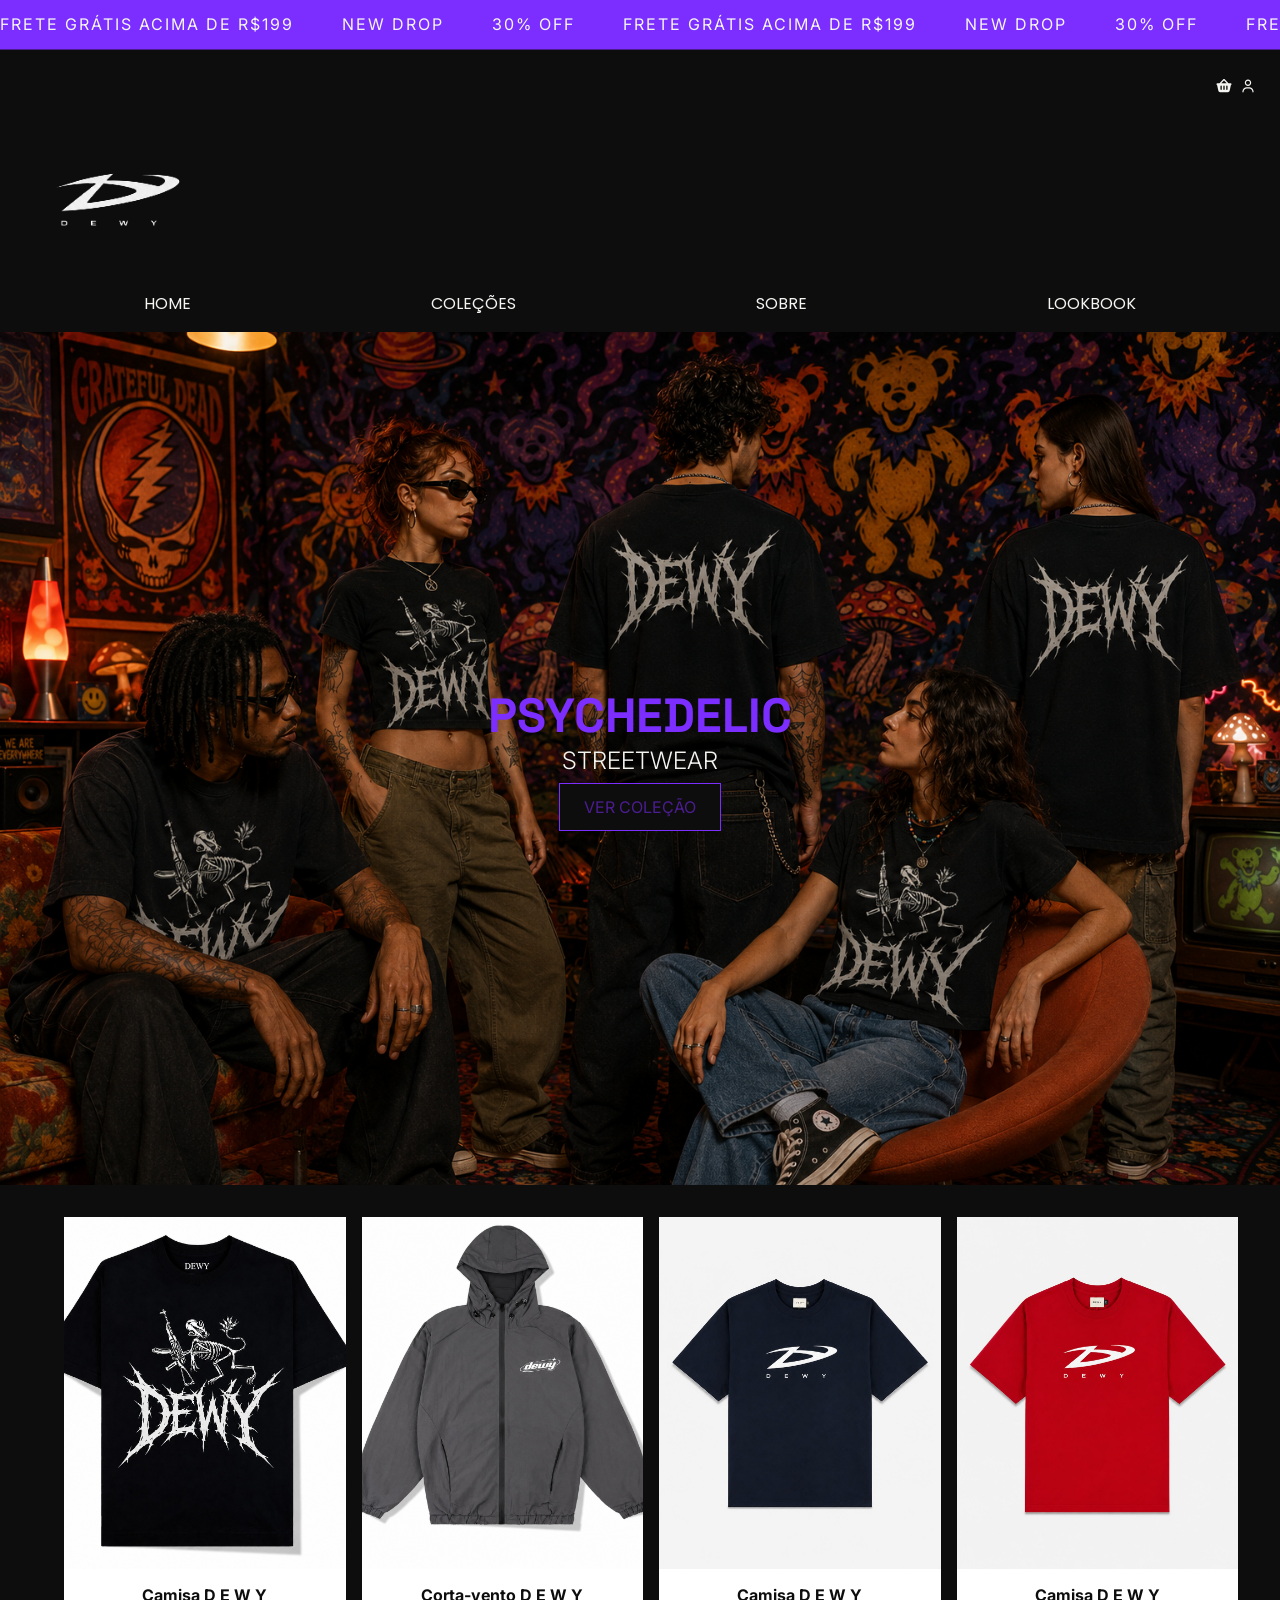
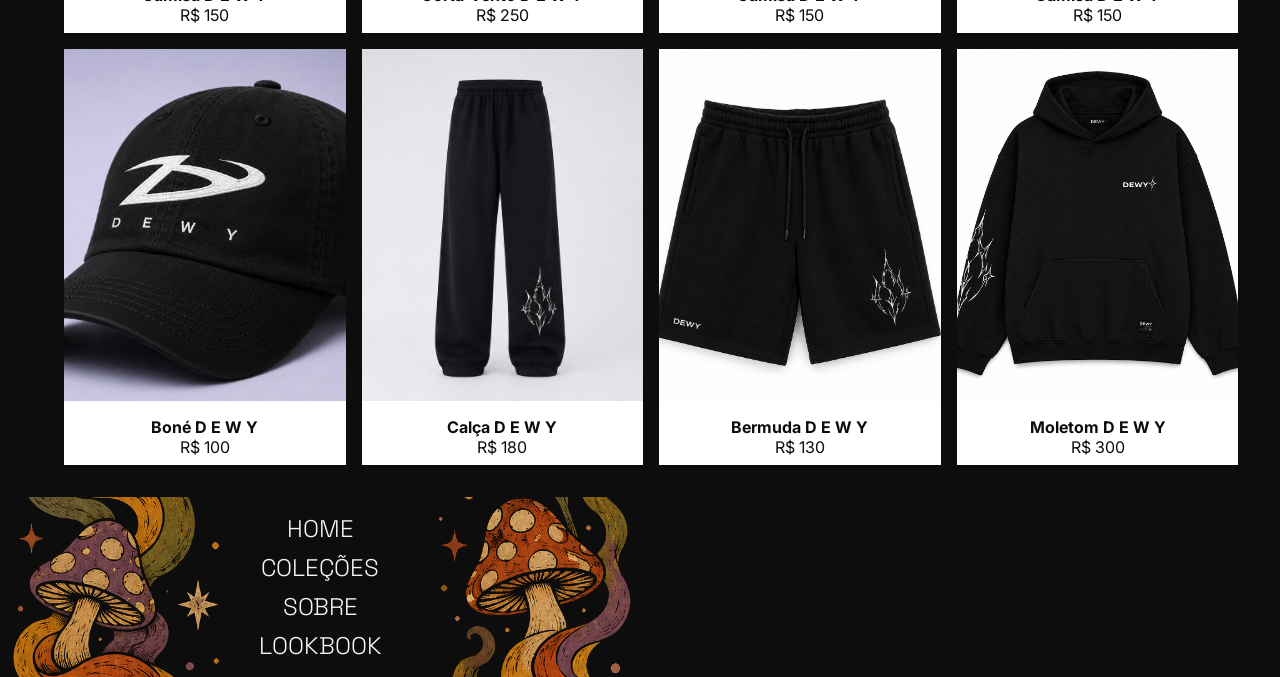
<file: index.html>
<!doctype html>
<html lang="pt-BR">
  <head>
    <meta charset="UTF-8" />
    <meta name="viewport" content="width=device-width, initial-scale=1.0" />
    <link rel="stylesheet" href="styles/index.css" />
    <link
      rel="shortcut icon"
      href="assets/img/favicon.ico"
      type="image/x-icon"
    />
    <title>D E W Y - Psychedelic Fashion</title>
  </head>
  <body>
    <div class="container">
      <header>
        <div class="topbar">

          <div class="marquee">
            
            <div class="track">
              <span>  Frete grátis acima de R$199 </span>
              <span>  New Drop  </span>
              <span>  30% OFF  </span>
              
              <span>  Frete grátis acima de R$199  </span>
              <span>  New Drop  </span>
              <span> 30% OFF </span>
              
              <span> Frete grátis acima de R$199 </span>
              <span> New Drop  </span>
              <span> 30% OFF  </span>
            </div>

          </div>

        </div>

        <nav class="nav-top">
          <div class="navIcons">
            <svg xmlns="http://www.w3.org/2000/svg" viewBox="0 0 576 512">
              <path
                d="M288 0c6.6 0 12.9 2.7 17.4 7.5l144 152 .5 .5 78.1 0c17.7 0 32 14.3 32 32 0 14.5-9.6 26.7-22.8 30.7L491.1 429.9c-6.5 29.3-32.5 50.1-62.5 50.1l-281.3 0c-30 0-56-20.8-62.5-50.1l-46-207.2c-13.2-3.9-22.8-16.2-22.8-30.7 0-17.7 14.3-32 32-32l78.1 0 .5-.5 144-152C275.1 2.7 281.4 0 288 0zm0 58.9L192.2 160 383.8 160 288 58.9zM208 264c0-13.3-10.7-24-24-24s-24 10.7-24 24l0 112c0 13.3 10.7 24 24 24s24-10.7 24-24l0-112zm80-24c-13.3 0-24 10.7-24 24l0 112c0 13.3 10.7 24 24 24s24-10.7 24-24l0-112c0-13.3-10.7-24-24-24zm128 24c0-13.3-10.7-24-24-24s-24 10.7-24 24l0 112c0 13.3 10.7 24 24 24s24-10.7 24-24l0-112z"
              />
            </svg>
            <svg xmlns="http://www.w3.org/2000/svg" viewBox="0 0 640 640">
              <path
                d="M240 192C240 147.8 275.8 112 320 112C364.2 112 400 147.8 400 192C400 236.2 364.2 272 320 272C275.8 272 240 236.2 240 192zM448 192C448 121.3 390.7 64 320 64C249.3 64 192 121.3 192 192C192 262.7 249.3 320 320 320C390.7 320 448 262.7 448 192zM144 544C144 473.3 201.3 416 272 416L368 416C438.7 416 496 473.3 496 544L496 552C496 565.3 506.7 576 520 576C533.3 576 544 565.3 544 552L544 544C544 446.8 465.2 368 368 368L272 368C174.8 368 96 446.8 96 544L96 552C96 565.3 106.7 576 120 576C133.3 576 144 565.3 144 552L144 544z"
              />
            </svg>
          </div>

          <div class="logo">
            <a href="index.html">
              <img src="assets/img/logo.svg" alt="logo DEWY" />
            </a>
          </div>

          <ul>
            <li><a href="#">HOME</a></li>
            <li><a href="collection.html">COLEÇÕES</a></li>
            <li><a href="about.html">SOBRE</a></li>
            <li><a href="lookbook.html">LOOKBOOK</a></li>
          </ul>
        </nav>
      </header>

      <aside>
        <div class="hero">
          <img
            class="heroImg"
            src="assets/img/banner.png"
            alt="Foto principal da coleção DEWY"
          />
          <div class="text">
            <h1>Psychedelic</h1>
            <h2>STREETWEAR</h2>
            <a href="collection.html">VER COLEÇÃO</a>
          </div>
        </div>
      </aside>
      
      
      <main>
        <div class="background-main"></div>
          <div class="card-container">
            
              <div class="card">
                
                <div class="imageContainer">
                  
                  <a href="roupa1.html">
                  <img
                  src="assets/img/camisa.jpeg"
                  alt="corta-vento DEWY 250 reais"
                  class="imgDefault"
                  />
                  
                  <img
                  src="assets/img/camisaHover.jpeg"
                  alt="Pedro Vasco vestindo corta-vento DEWY"
                  class="imgHover"
                  /></a>
                  
                </div>
                
                <h2>Camisa D E W Y</h2>
                <p>R$ 150</p>
                
              </div>
              
              <div class="card">
                
                <div class="imageContainer">
                  
                  <a href="roupa2.html">
                  <img
                  src="assets/img/cortavento.jpeg"
                  alt="cortavento DEWY 250 reais"
                  class="imgDefault"
                  />
                  
                  <img
                  src="assets/img/cortaventoHover.jpeg"
                  alt="Pedro Vasco vestindo cortavento DEWY"
                  class="imgHover"
                  />
                  </a>
                  
                </div>
                
                <h2>Corta-vento D E W Y</h2>
                <p>R$ 250</p>
                
              </div>
              <div class="card">
                
                <div class="imageContainer">
                  
                  <a href="roupa3.html">
                  <img
                  src="assets/img/blackTshirt.jpeg"
                  alt="cortavento DEWY 250 reais"
                  class="imgDefault"
                  />
                  
                  <img
                  src="assets/img/blackTshirtModel.png"
                  alt="Pedro Vasco vestindo cortavento DEWY"
                  class="imgHover"
                  />
                  </a>
                  
                </div>
                
                <h2>Camisa D E W Y</h2>
                <p>R$ 150</p>
                
              </div>
              
              
              <div class="card">
                
                <div class="imageContainer">
                  
                  <a href="roupa4.html">
                  <img
                  src="assets/img/DewyRed.jpeg"
                  alt="cortavento DEWY 250 reais"
                  class="imgDefault"
                  />
                  
                  <img
                  src="assets/img/redModelo.png"
                  alt="Pedro Vasco vestindo cortavento DEWY"
                  class="imgHover"
                  />
                  </a>
                  
                </div>
                
                <h2>Camisa D E W Y</h2>
                <p>R$ 150</p>
                
              </div>
              <div class="card">
                
                <div class="imageContainer">
                  
                  <a href="roupa5.html">
                  <img
                  src="assets/img/bone.jpeg"
                  alt="cortavento DEWY 250 reais"
                  class="imgDefault"
                  />
                  
                  <img
                  src="assets/img/boneModelo.jpeg"
                  alt="Pedro Vasco vestindo cortavento DEWY"
                  class="imgHover"
                  />
                  </a>
                  
                </div>
                
                <h2>Boné D E W Y</h2>
                <p>R$ 100</p>
                
              </div>
              <div class="card">
                
                <div class="imageContainer">
                  
                  <a href="roupa6.html">
                  <img
                  src="assets/img/calça.jpg"
                  alt="cortavento DEWY 250 reais"
                  class="imgDefault"
                  />
                  
                  <img
                  src="assets/img/modelocalça.jpeg"
                  alt="Pedro Vasco vestindo cortavento DEWY"
                  class="imgHover"
                  />
                  </a>
                  
                </div>
                
                <h2>Calça D E W Y</h2>
                <p>R$ 180</p>
                
              </div>
              <div class="card">
                
                <div class="imageContainer">
                  
                  <a href="roupa7.html">
                  <img
                  src="assets/img/bermuda.jpeg"
                  alt="cortavento DEWY 250 reais"
                  class="imgDefault"
                  />
                  
                  <img
                  src="assets/img/modeloberma.jpeg"
                  alt="Pedro Vasco vestindo cortavento DEWY"
                  class="imgHover"
                  />
                  </a>
                  
                </div>
                
                <h2>Bermuda D E W Y</h2>
                <p>R$ 130</p>
                
              </div>
              <div class="card">
                
                <div class="imageContainer">
                  
                  <a href="roupa8.html">
                  <img
                  src="assets/img/moletom.jpeg"
                  alt="cortavento DEWY 250 reais"
                  class="imgDefault"
                  />
                  
                  <img
                  src="assets/img/modelomoletom.png"
                  alt="Pedro Vasco vestindo cortavento DEWY"
                  class="imgHover"
                  />
                  </a>
                  
                </div>
                
                <h2>Moletom D E W Y</h2>
                <p>R$ 300</p>
                
              </div>
            </div>
            
      </main>
      
      <footer>
        <nav class="nav-footer">
          <ul>
            <li><a href="#">HOME</a></li>         
            <li><a href="collection.html">COLEÇÕES</a></li>         
            <li><a href="about.html">SOBRE</a></li>         
            <li><a href="lookbook.html">LOOKBOOK</a></li>         
          </ul>
        </nav>
        
        <div class="illustration">
          <img src="assets/img/illustrationCogu.png" alt="">
        </div>
      </footer>
    </div>
  </body>
</html>
</file>
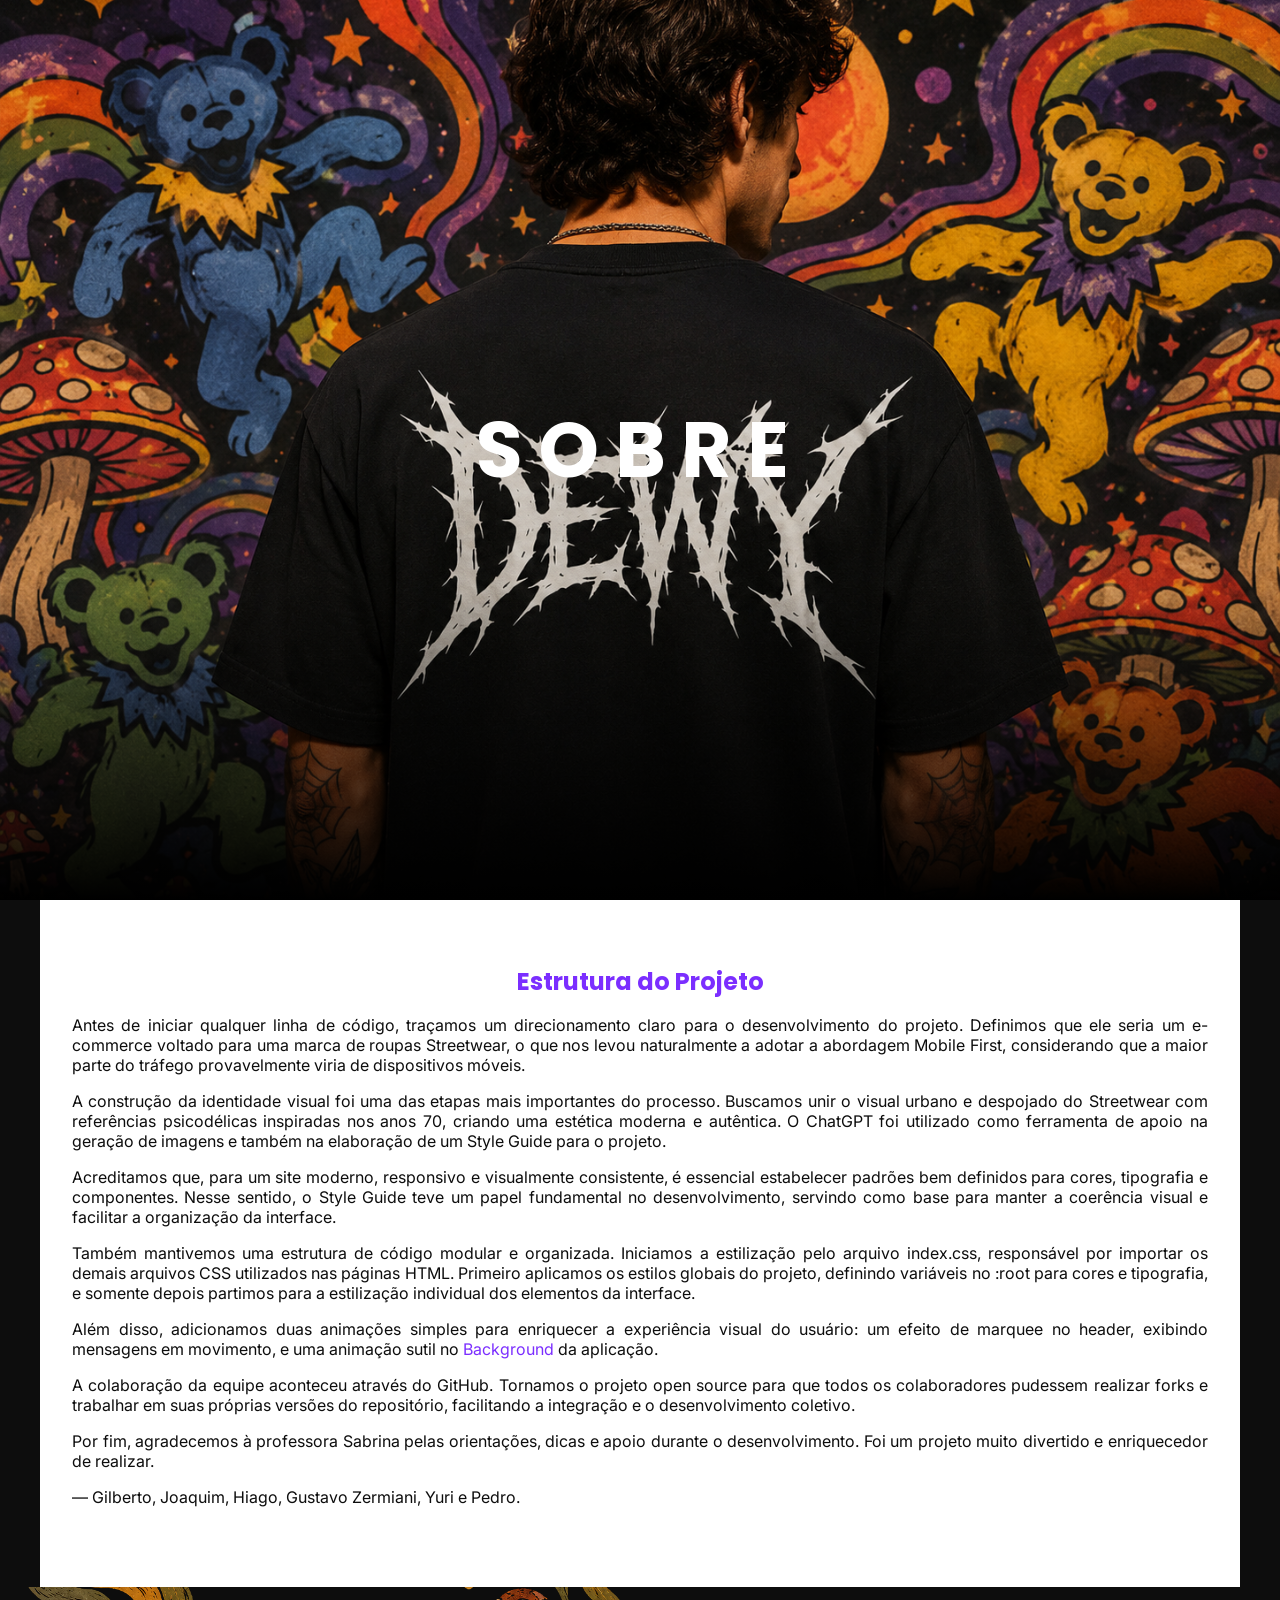
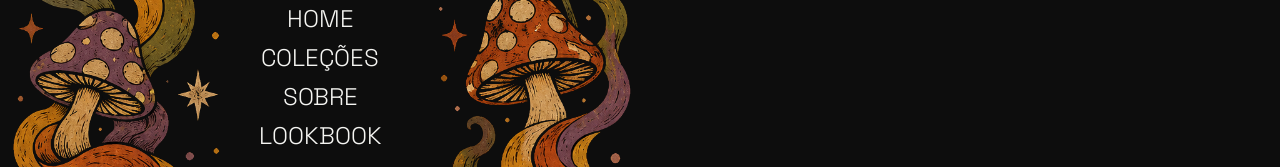
<file: about.html>
<!doctype html>
<html lang="pt-BR">
  <head>
    <meta charset="UTF-8" />
    <meta name="viewport" content="width=device-width, initial-scale=1.0" />
    <link rel="stylesheet" href="styles/index.css" />
    <link
      rel="shortcut icon"
      href="assets/img/favicon.ico"
      type="image/x-icon"
    />
    <title>D E W Y - Psychedelic Fashion</title>
  </head>
  <body>
    <div class="container">
      <aside>
        <div class="hero-about">
          <h1 class="hero__title">SOBRE</h1>
        </div>
      </aside>

      <section class="about">
        <div class="background-main"></div>
        <h1>Estrutura do Projeto</h1>

        <p>
          Antes de iniciar qualquer linha de código, traçamos um direcionamento
          claro para o desenvolvimento do projeto. Definimos que ele seria um
          e-commerce voltado para uma marca de roupas Streetwear, o que nos
          levou naturalmente a adotar a abordagem Mobile First, considerando que
          a maior parte do tráfego provavelmente viria de dispositivos móveis.
        </p>
        <p>
          A construção da identidade visual foi uma das etapas mais importantes
          do processo. Buscamos unir o visual urbano e despojado do Streetwear
          com referências psicodélicas inspiradas nos anos 70, criando uma
          estética moderna e autêntica. O ChatGPT foi utilizado como ferramenta
          de apoio na geração de imagens e também na elaboração de um Style
          Guide para o projeto.
        </p>

        <p>
          Acreditamos que, para um site moderno, responsivo e visualmente
          consistente, é essencial estabelecer padrões bem definidos para cores,
          tipografia e componentes. Nesse sentido, o Style Guide teve um papel
          fundamental no desenvolvimento, servindo como base para manter a
          coerência visual e facilitar a organização da interface.
        </p>
        <p>
          Também mantivemos uma estrutura de código modular e organizada.
          Iniciamos a estilização pelo arquivo index.css, responsável por
          importar os demais arquivos CSS utilizados nas páginas HTML. Primeiro
          aplicamos os estilos globais do projeto, definindo variáveis no :root
          para cores e tipografia, e somente depois partimos para a estilização
          individual dos elementos da interface.
        </p>
        <p>
          Além disso, adicionamos duas animações simples para enriquecer a
          experiência visual do usuário: um efeito de marquee no header,
          exibindo mensagens em movimento, e uma animação sutil no
          <a href="background.html">background</a> da aplicação.
        </p>
        <p>
          A colaboração da equipe aconteceu através do GitHub. Tornamos o
          projeto open source para que todos os colaboradores pudessem realizar
          forks e trabalhar em suas próprias versões do repositório, facilitando
          a integração e o desenvolvimento coletivo.
        </p>
        <p>
          Por fim, agradecemos à professora Sabrina pelas orientações, dicas e
          apoio durante o desenvolvimento. Foi um projeto muito divertido e
          enriquecedor de realizar.
        </p>
        <p>— Gilberto, Joaquim, Hiago, Gustavo Zermiani, Yuri e Pedro.</p>
      </section>

      <footer>
        <nav class="nav-footer">
          <ul>
            <li><a href="index.html">HOME</a></li>
            <li><a href="collection.html">COLEÇÕES</a></li>
            <li><a href="about.html">SOBRE</a></li>
            <li><a href="lookbook.html">LOOKBOOK</a></li>
          </ul>
        </nav>

        <div class="illustration">
          <img src="assets/img/illustrationCogu.png" alt="" />
        </div>
      </footer>
    </div>
  </body>
</html>
</file>
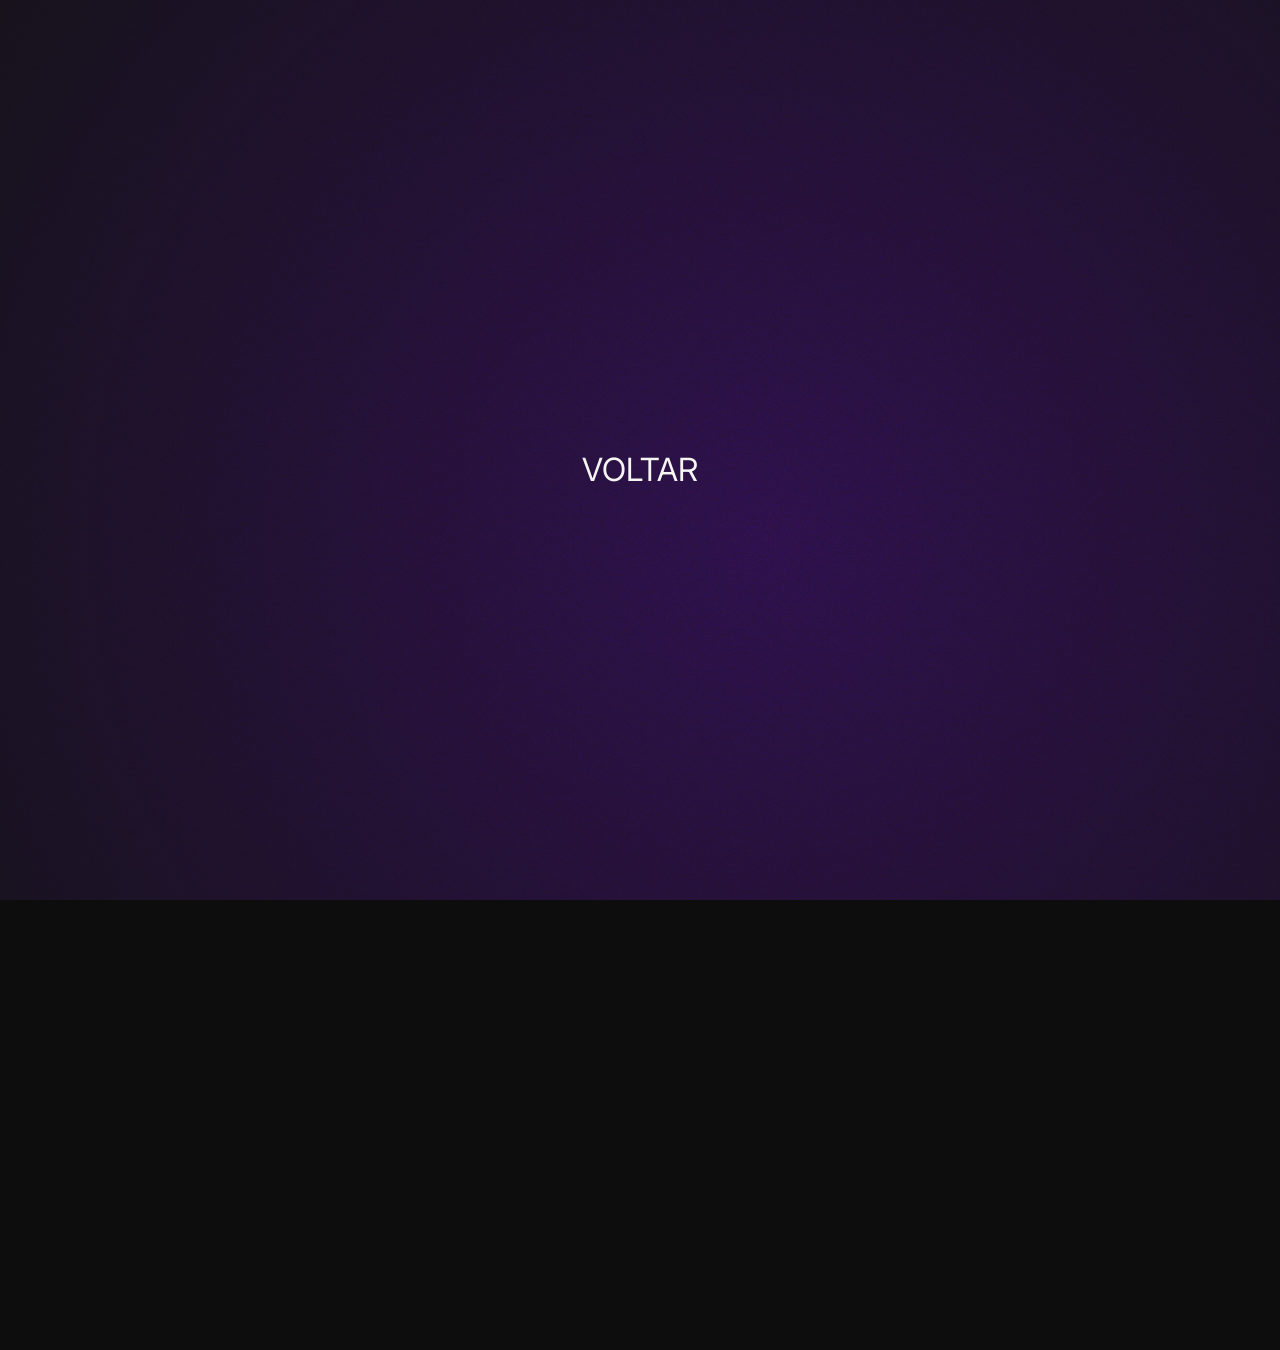
<file: background.html>
<!doctype html>
<html lang="pt-BR">
  <head>
    <meta charset="UTF-8" />
    <meta name="viewport" content="width=device-width, initial-scale=1.0" />
    <link rel="stylesheet" href="styles/index.css" />
    <link
      rel="shortcut icon"
      href="assets/img/favicon.ico"
      type="image/x-icon"
    />
    <title>D E W Y - Psychedelic Fashion</title>
  </head>
  <body>
    <div class="container-background">
        <div class="background-main"></div>
        <a id="back" href="about.html">voltar</a>
    </div>
    </div>
  </body>
</html>
</file>
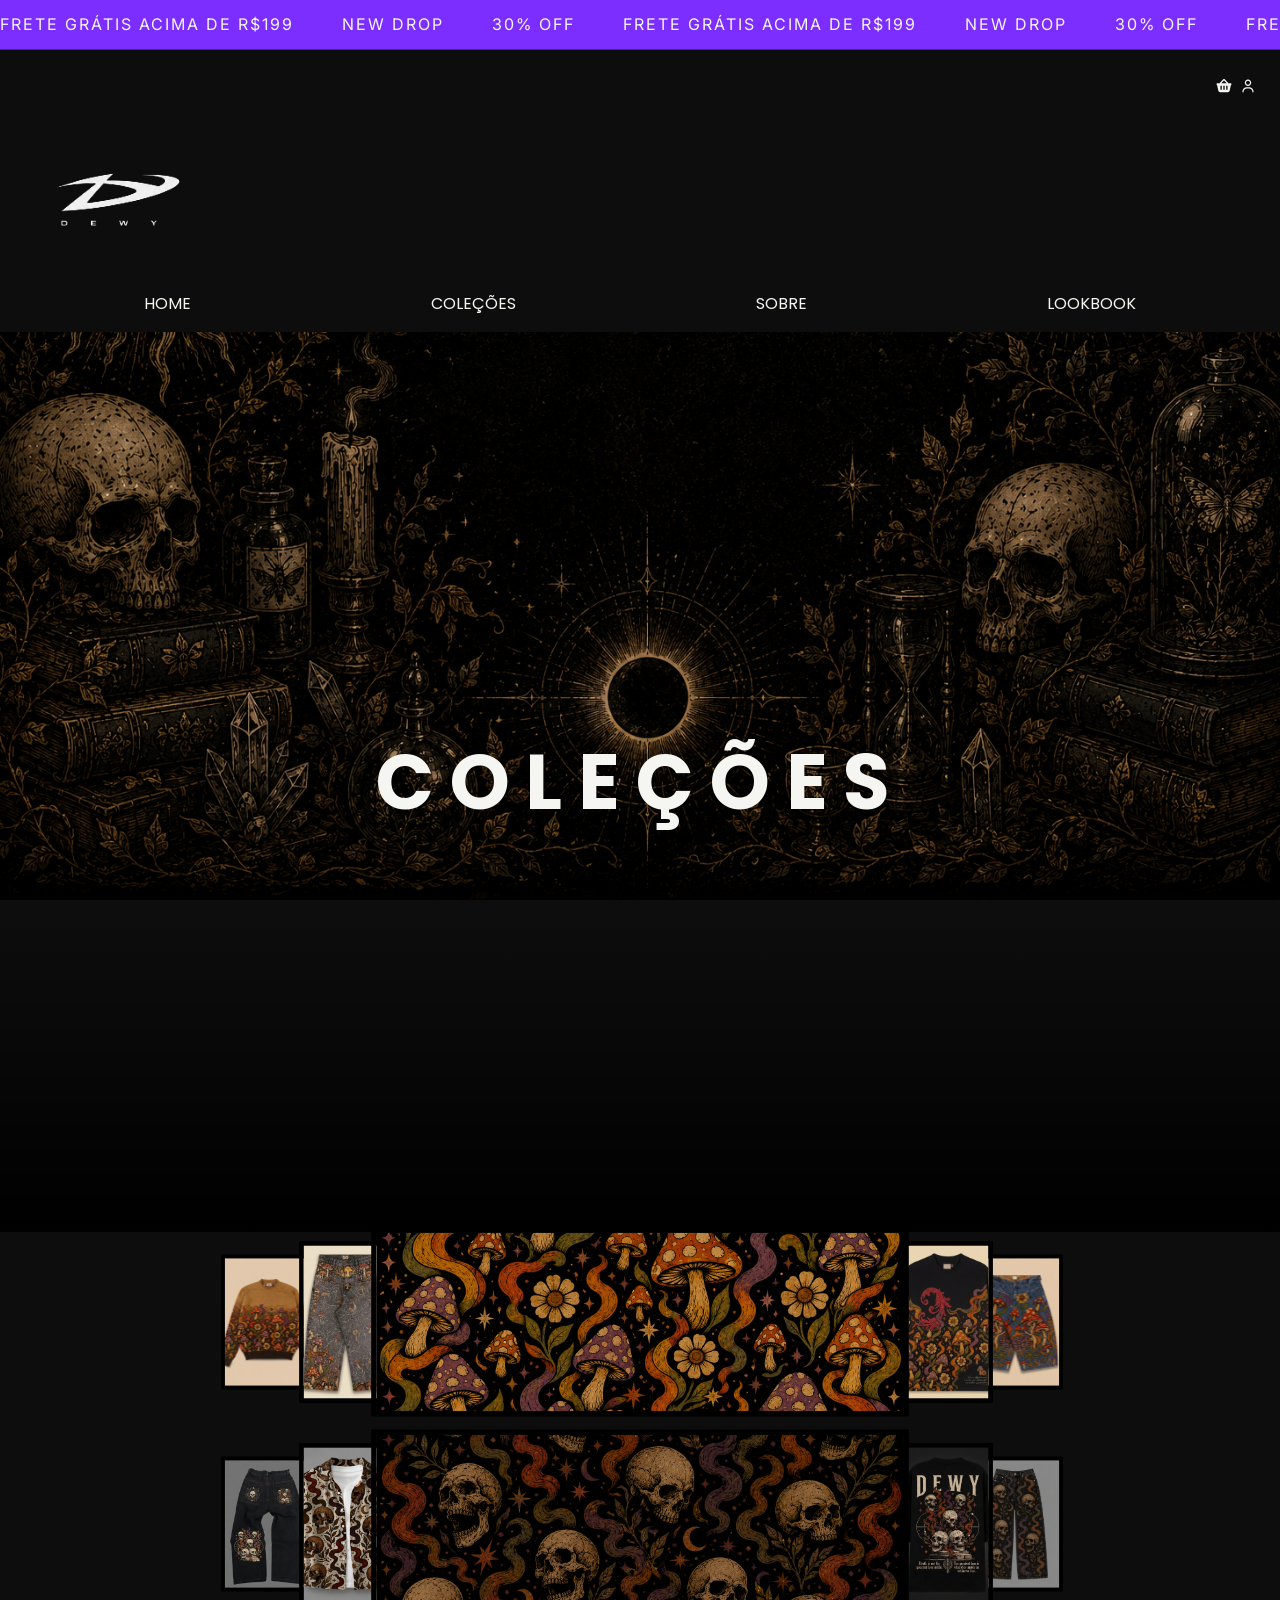
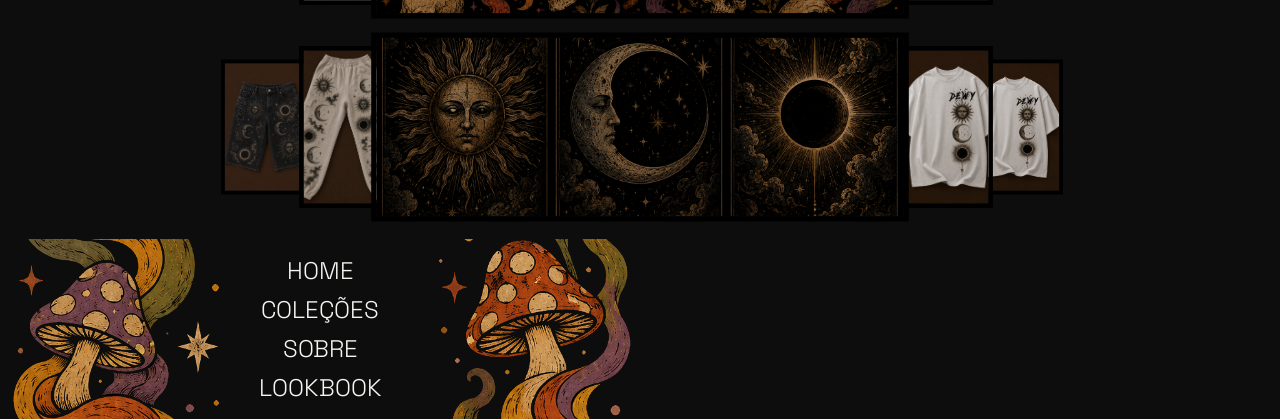
<file: collection.html>
<!DOCTYPE html>
<html lang="pt-BR">
<head>
    <meta charset="UTF-8">
    <meta name="viewport" content="width=device-width, initial-scale=1.0">
    <link rel="stylesheet" href="styles/index.css">
     <link
      rel="shortcut icon"
      href="assets/img/favicon.ico"
      type="image/x-icon"
    />
    <title>D E W Y - Collections</title>
</head>
<body>
          <header>
        <div class="topbar">

          <div class="marquee">
            
            <div class="track">
              <span>  Frete grátis acima de R$199 </span>
              <span>  New Drop  </span>
              <span>  30% OFF  </span>
              
              <span>  Frete grátis acima de R$199  </span>
              <span>  New Drop  </span>
              <span> 30% OFF </span>
              
              <span> Frete grátis acima de R$199 </span>
              <span> New Drop  </span>
              <span> 30% OFF  </span>
            </div>

          </div>

        </div>

        <nav class="nav-top">
          <div class="navIcons">
            <svg xmlns="http://www.w3.org/2000/svg" viewBox="0 0 576 512">
              <path
                d="M288 0c6.6 0 12.9 2.7 17.4 7.5l144 152 .5 .5 78.1 0c17.7 0 32 14.3 32 32 0 14.5-9.6 26.7-22.8 30.7L491.1 429.9c-6.5 29.3-32.5 50.1-62.5 50.1l-281.3 0c-30 0-56-20.8-62.5-50.1l-46-207.2c-13.2-3.9-22.8-16.2-22.8-30.7 0-17.7 14.3-32 32-32l78.1 0 .5-.5 144-152C275.1 2.7 281.4 0 288 0zm0 58.9L192.2 160 383.8 160 288 58.9zM208 264c0-13.3-10.7-24-24-24s-24 10.7-24 24l0 112c0 13.3 10.7 24 24 24s24-10.7 24-24l0-112zm80-24c-13.3 0-24 10.7-24 24l0 112c0 13.3 10.7 24 24 24s24-10.7 24-24l0-112c0-13.3-10.7-24-24-24zm128 24c0-13.3-10.7-24-24-24s-24 10.7-24 24l0 112c0 13.3 10.7 24 24 24s24-10.7 24-24l0-112z"
              />
            </svg>
            <svg xmlns="http://www.w3.org/2000/svg" viewBox="0 0 640 640">
              <path
                d="M240 192C240 147.8 275.8 112 320 112C364.2 112 400 147.8 400 192C400 236.2 364.2 272 320 272C275.8 272 240 236.2 240 192zM448 192C448 121.3 390.7 64 320 64C249.3 64 192 121.3 192 192C192 262.7 249.3 320 320 320C390.7 320 448 262.7 448 192zM144 544C144 473.3 201.3 416 272 416L368 416C438.7 416 496 473.3 496 544L496 552C496 565.3 506.7 576 520 576C533.3 576 544 565.3 544 552L544 544C544 446.8 465.2 368 368 368L272 368C174.8 368 96 446.8 96 544L96 552C96 565.3 106.7 576 120 576C133.3 576 144 565.3 144 552L144 544z"
              />
            </svg>
          </div>

          <div class="logo">
            <a href="index.html">
              <img src="assets/img/logo.svg" alt="logo DEWY" />
            </a>
          </div>

          <ul>
            <li><a href="index.html">HOME</a></li>
            <li><a href="collection.html">COLEÇÕES</a></li>
            <li><a href="about.html">SOBRE</a></li>
            <li><a href="lookbook.html">LOOKBOOK</a></li>
          </ul>
        </nav>
      </header>
    <aside>
        <div class="hero-collection">
          <h1 class="hero__collection">COLEÇÕES</h1>
        </div>
    </aside>

    <section class="collection">
    <div class="image image--far-left">
        <img src="assets/img/sueterCogumelo.png" alt="Camisa preta D E W Y">
    </div>
    <div class="image image--left">
        <img src="assets/img/calcaCogumelo.png" alt="Camisa preta D E W Y">
    </div>   
    <div class="image image--center">
        <img src="assets/img/bannerCogumelo.png" alt="Camisa preta D E W Y">
    </div>  
    <div class="image image--right">
        <img src="assets/img/camisaCogumelo.png" alt="Camisa preta D E W Y">
    </div>   
    <div class="image image--far-right">
        <img src="assets/img/shortsCogumelo.png" alt="Camisa preta D E W Y">
    </div>
    </section>

    <section class="collection">
    <div class="image image--far-left">
        <img src="assets/img/calcaCaveira.png" alt="Camisa preta D E W Y">
    </div>
    <div class="image image--left">
        <img src="assets/img/camisaBotaoCaveira.png" alt="Camisa preta D E W Y">
    </div>   
    <div class="image image--center">
        <img src="assets/img/bannerCaveira.png" alt="Camisa preta D E W Y">
    </div>  
    <div class="image image--right">
        <img src="assets/img/camisaCaveira.png" alt="Camisa preta D E W Y">
    </div>   
    <div class="image image--far-right">
        <img src="assets/img/calcaCaveira2.png" alt="Camisa preta D E W Y">
    </div>
    </section>

    <section class="collection">
    <div class="image image--far-left">
        <img src="assets/img/shortsEclipse.png" alt="Camisa preta D E W Y">
    </div>
    <div class="image image--left">
        <img src="assets/img/calcaEclipse.png" alt="Camisa preta D E W Y">
    </div>   
    <div class="image image--center">
        <img src="assets/img/bannerEclipse.png" alt="Camisa preta D E W Y">
    </div>  
    <div class="image image--right">
        <img src="assets/img/camisaEclipse.png" alt="Camisa preta D E W Y">
    </div>   
    <div class="image image--far-right">
        <img src="assets/img/camisaEclipse.png" alt="Camisa preta D E W Y">
    </div>
    </section>

    <footer>
      <nav class="nav-footer">
        <ul>
          <li><a href="index.html">HOME</a></li>
          <li><a href="collection.html">COLEÇÕES</a></li>
          <li><a href="about.html">SOBRE</a></li>
          <li><a href="lookbook.html">LOOKBOOK</a></li>
        </ul>
      </nav>

      <div class="illustration">
        <img src="assets/img/illustrationCogu.png" alt="" />
      </div>
    </footer>

</body>
</html>
</file>
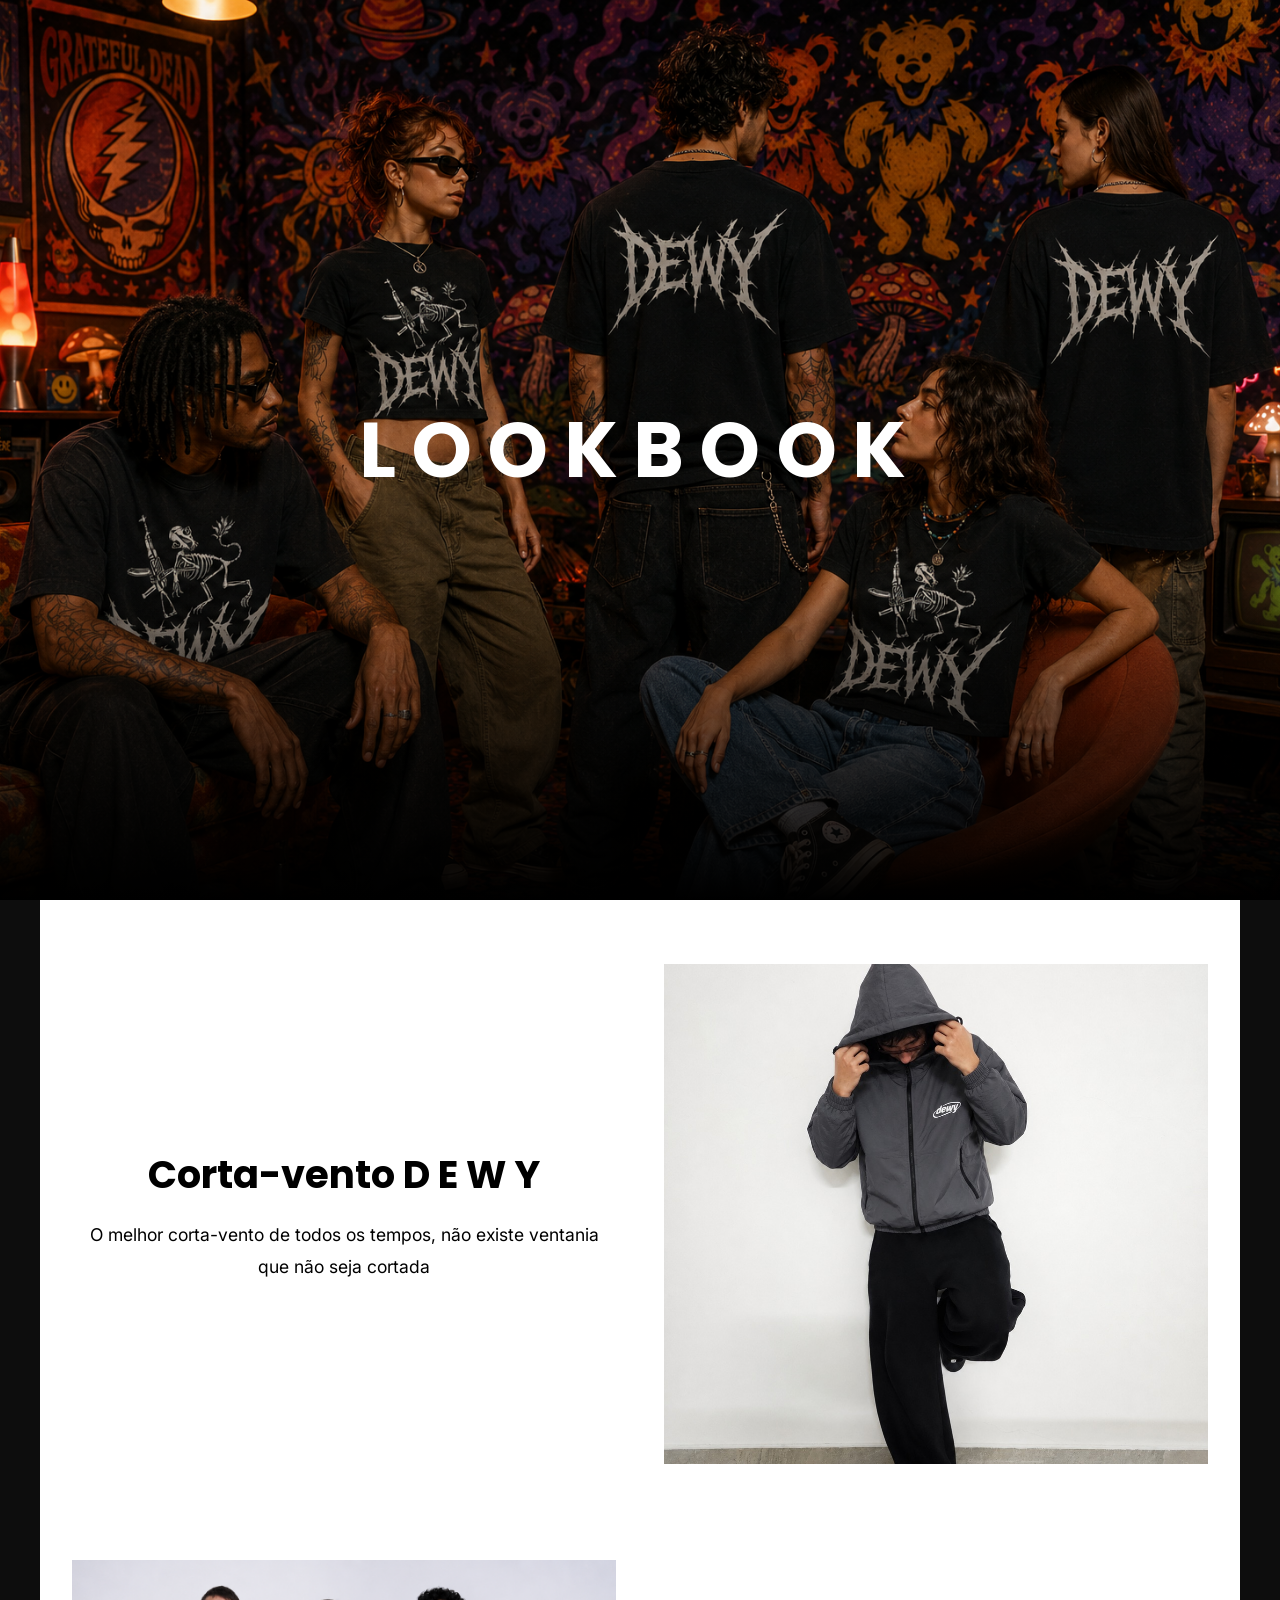
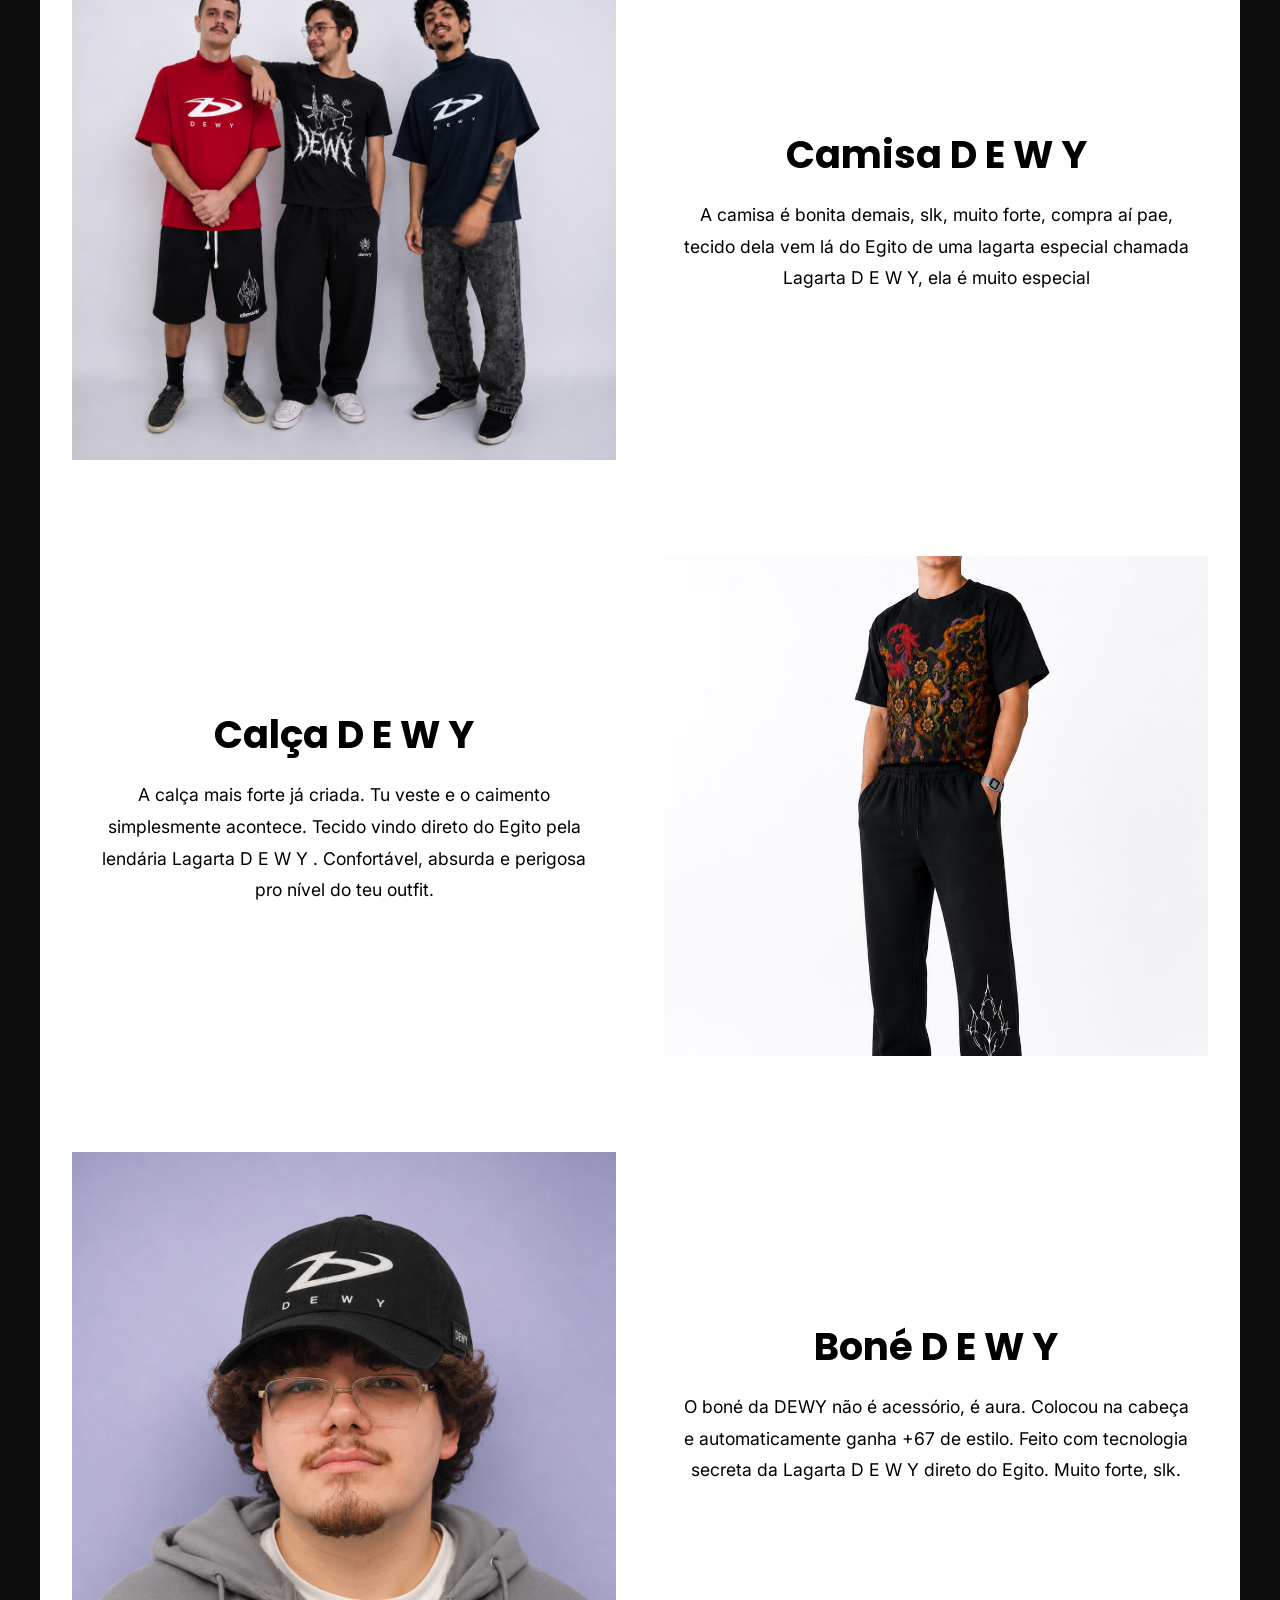
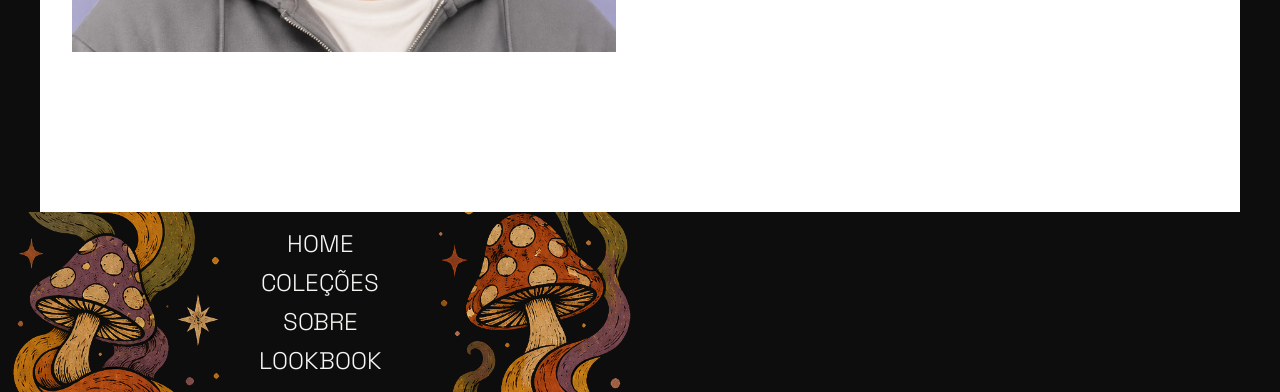
<file: lookbook.html>
<!doctype html>
<html lang="en">
  <head>
    <meta charset="UTF-8" />
    <meta name="viewport" content="width=device-width, initial-scale=1.0" />
    <link rel="stylesheet" href="styles/index.css" />
    <link
      rel="shortcut icon"
      href="assets/img/favicon.ico"
      type="image/x-icon"
    />
    <title>D E W Y - Lookbook</title>
  </head>
  <body>
    <div class="background-main"></div>
    <section
      class="hero__lookbook"
      role="img"
      aria-label="Imagem de abertura do lookbook DEWY"
    >
      <div class="hero__content">
        <h1 class="hero__title">Lookbook</h1>
      </div>
    </section>

    <section class="lookbook">
      <article class="lookbook__item">
        <div class="lookbook__text">
          <h2>Corta-vento D E W Y</h2>
          <p>
            O melhor corta-vento de todos os tempos, não existe ventania que não
            seja cortada
          </p>
        </div>
        <figure class="lookbook__figure">
          <img src="assets/img/zermas.jpeg" />
        </figure>
      </article>

      <article class="lookbook__item lookbook__item--reverse">
        <div class="lookbook__text">
          <h2>Camisa D E W Y</h2>
          <p>
            A camisa é bonita demais, slk, muito forte, compra aí pae, tecido dela
            vem lá do Egito de uma lagarta especial chamada Lagarta D E W Y, ela
            é muito especial
          </p>
        </div>
        <figure class="lookbook__figure">
          <img src="assets/img/turma.png" />
        </figure>
      </article>

      <article class="lookbook__item">
        <div class="lookbook__text">
          <h2>Calça D E W Y</h2>
          <p>
          A calça mais forte já criada.
          Tu veste e o caimento simplesmente acontece.
          Tecido vindo direto do Egito pela lendária Lagarta D E W Y .
          Confortável, absurda e perigosa pro nível do teu outfit.
          </p>
        </div>
        <figure class="lookbook__figure">
          <img src="assets/img/modelocalça.jpeg" />
        </figure>
      </article>

      <article class="lookbook__item lookbook__item--reverse">
        <div class="lookbook__text">
          <h2>Boné D E W Y</h2>
          <p>
          O boné da DEWY não é acessório, é aura.
          Colocou na cabeça e automaticamente ganha +67 de estilo.
          Feito com tecnologia secreta da Lagarta D E W Y direto do Egito.
          Muito forte, slk.
          </p>
        </div>
        <figure class="lookbook__figure">
          <img src="assets/img/boneModelo.jpeg" />
        </figure>
      </article>
    </section>
    <footer>
      <nav class="nav-footer">
        <ul>
          <li><a href="index.html">HOME</a></li>
          <li><a href="collection.html">COLEÇÕES</a></li>
          <li><a href="about.html">SOBRE</a></li>
          <li><a href="lookbook.html">LOOKBOOK</a></li>
        </ul>
      </nav>

      <div class="illustration">
        <img src="assets/img/illustrationCogu.png" alt="" />
      </div>
    </footer>
  </body>
</html>
</file>
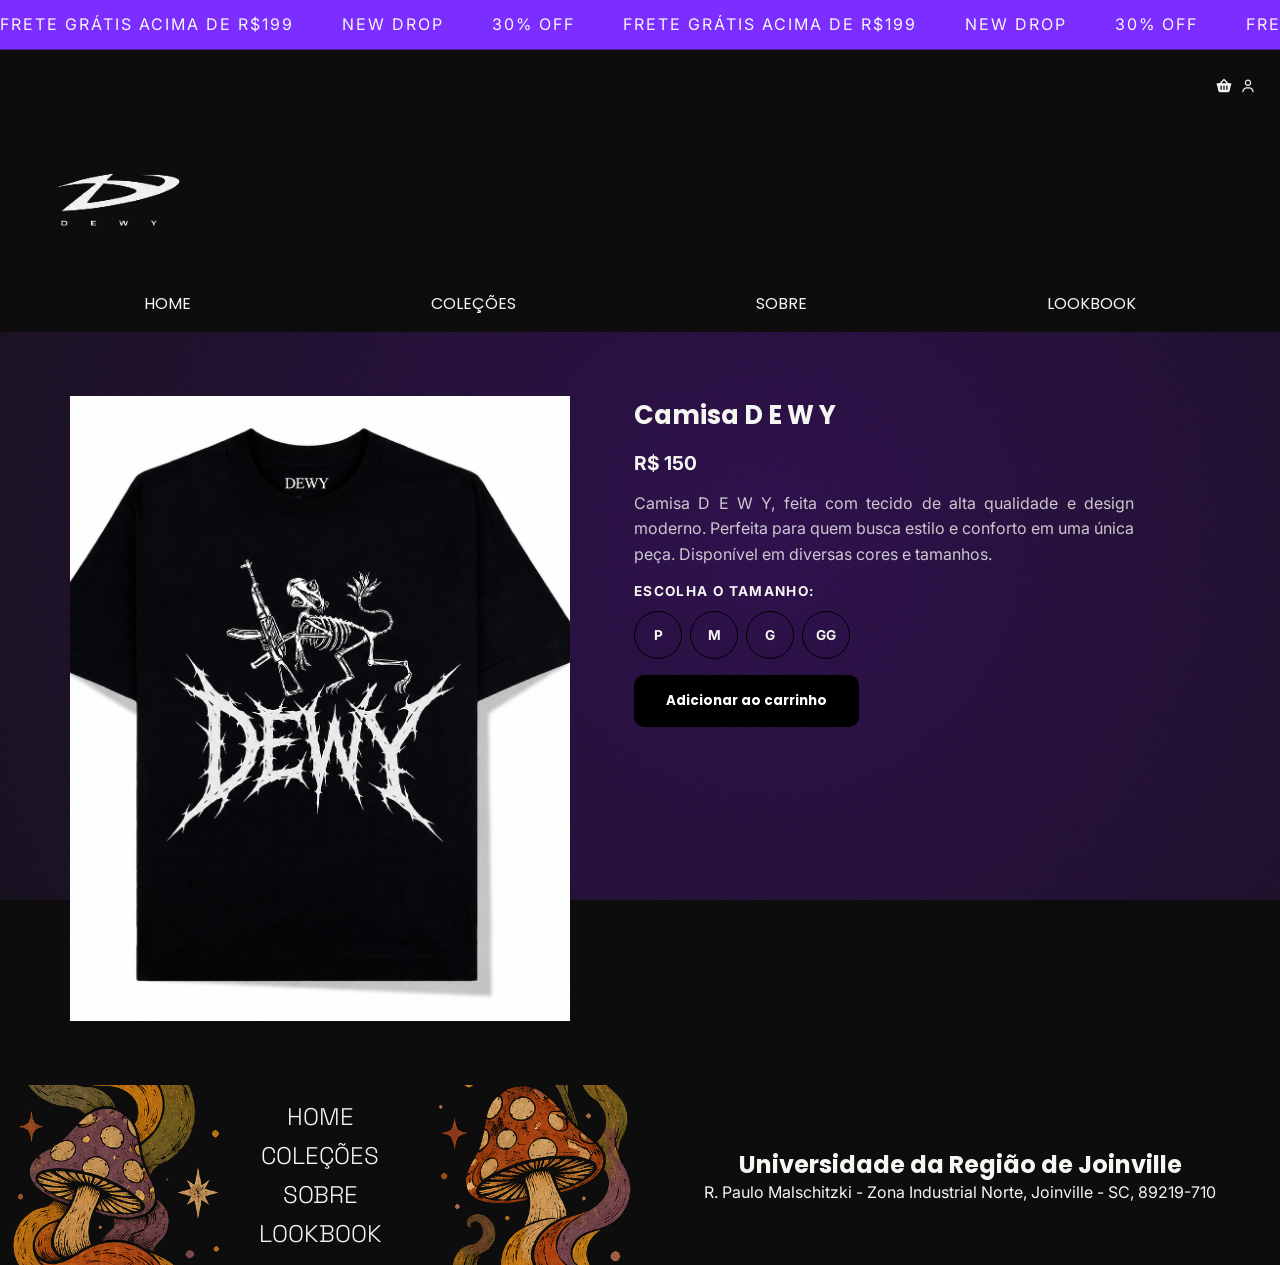
<file: roupa1.html>
<!doctype html>
<html lang="pt-BR">
  <head>
    <meta charset="UTF-8" />
    <meta name="viewport" content="width=device-width, initial-scale=1.0" />
    <link rel="stylesheet" href="styles/index.css" />
    <link rel="shortcut icon" href="assets/img/favicon.ico" type="image/x-icon">
    <title>D E W Y - Carrinho</title>
    <style></style>
  </head>
  <body>
    <div class="background-main"></div>
    <div class="container">

        <header>
        <div class="topbar">

          <div class="marquee">
            
            <div class="track">
              <span>  Frete grátis acima de R$199 </span>
              <span>  New Drop  </span>
              <span>  30% OFF  </span>
              
              <span>  Frete grátis acima de R$199  </span>
              <span>  New Drop  </span>
              <span> 30% OFF </span>
              
              <span> Frete grátis acima de R$199 </span>
              <span> New Drop  </span>
              <span> 30% OFF  </span>
            </div>

          </div>

        </div>

        <nav class="nav-top">
          <div class="navIcons">
            <svg xmlns="http://www.w3.org/2000/svg" viewBox="0 0 576 512">
              <path
                d="M288 0c6.6 0 12.9 2.7 17.4 7.5l144 152 .5 .5 78.1 0c17.7 0 32 14.3 32 32 0 14.5-9.6 26.7-22.8 30.7L491.1 429.9c-6.5 29.3-32.5 50.1-62.5 50.1l-281.3 0c-30 0-56-20.8-62.5-50.1l-46-207.2c-13.2-3.9-22.8-16.2-22.8-30.7 0-17.7 14.3-32 32-32l78.1 0 .5-.5 144-152C275.1 2.7 281.4 0 288 0zm0 58.9L192.2 160 383.8 160 288 58.9zM208 264c0-13.3-10.7-24-24-24s-24 10.7-24 24l0 112c0 13.3 10.7 24 24 24s24-10.7 24-24l0-112zm80-24c-13.3 0-24 10.7-24 24l0 112c0 13.3 10.7 24 24 24s24-10.7 24-24l0-112c0-13.3-10.7-24-24-24zm128 24c0-13.3-10.7-24-24-24s-24 10.7-24 24l0 112c0 13.3 10.7 24 24 24s24-10.7 24-24l0-112z"
              />
            </svg>
            <svg xmlns="http://www.w3.org/2000/svg" viewBox="0 0 640 640">
              <path
                d="M240 192C240 147.8 275.8 112 320 112C364.2 112 400 147.8 400 192C400 236.2 364.2 272 320 272C275.8 272 240 236.2 240 192zM448 192C448 121.3 390.7 64 320 64C249.3 64 192 121.3 192 192C192 262.7 249.3 320 320 320C390.7 320 448 262.7 448 192zM144 544C144 473.3 201.3 416 272 416L368 416C438.7 416 496 473.3 496 544L496 552C496 565.3 506.7 576 520 576C533.3 576 544 565.3 544 552L544 544C544 446.8 465.2 368 368 368L272 368C174.8 368 96 446.8 96 544L96 552C96 565.3 106.7 576 120 576C133.3 576 144 565.3 144 552L144 544z"
              />
            </svg>
          </div>

          <div class="logo">
            <a href="index.html">
              <img src="assets/img/logo.svg" alt="logo DEWY" />
            </a>
          </div>

          <ul>
            <li><a href="index.html">HOME</a></li>
            <li><a href="collection.html">COLEÇÕES</a></li>
            <li><a href="about.html">SOBRE</a></li>
            <li><a href="lookbook.html">LOOKBOOK</a></li>
          </ul>
        </nav>
      </header>

        <section class="productPage">
            <div class="productImage">
        <img
        src="assets/img/camisa.jpeg"
        alt="Camisa DEWY"
        class="imgDefault"
        />
        
        <img
        src="assets/img/camisaHover.jpeg"
        alt="Modelo usando camisa DEWY"
        class="imgHover"
        />
    </div>
    
    <div class="productInfo">
        <h1>Camisa D E W Y</h1>
        
        <p class="price">R$ 150</p>
        
        <p class="description">
            Camisa D E W Y, feita com tecido de alta qualidade e design moderno.
            Perfeita para quem busca estilo e conforto em uma única peça.
            Disponível em diversas cores e tamanhos.
        </p>


      <form>
        <fieldset class="size-options">
          <legend>Escolha o tamanho:</legend>
          <input type="radio" id="size-p" name="size" value="P">
          <label for="size-p">P</label>
          <input type="radio" id="size-m" name="size" value="M">
          <label for="size-m">M</label>
          <input type="radio" id="size-g" name="size" value="G">
          <label for="size-g">G</label>
          <input type="radio" id="size-gg" name="size" value="GG">
          <label for="size-gg">GG</label>
        </fieldset>
          <button class="button_little_car" >Adicionar ao carrinho</button>
      </form>


    </div>
    
</section>
<footer>
    <nav class="nav-footer">
        <ul>
            <li><a href="index.html">HOME</a></li>         
            <li><a href="collection.html">COLEÇÕES</a></li>         
            <li><a href="about.html">SOBRE</a></li>         
            <li><a href="lookbook.html">LOOKBOOK</a></li>         
        </ul>
    </nav>
    
    <div class="illustration">
        <img src="assets/img/illustrationCogu.png" alt="">
    </div>
    <div class="location">
        <h2>Universidade da Região de Joinville</h2>
        <p>R. Paulo Malschitzki - Zona Industrial Norte, Joinville - SC, 89219-710</p>
    </div>
</footer>
</div>
</body>
</html>
</file>
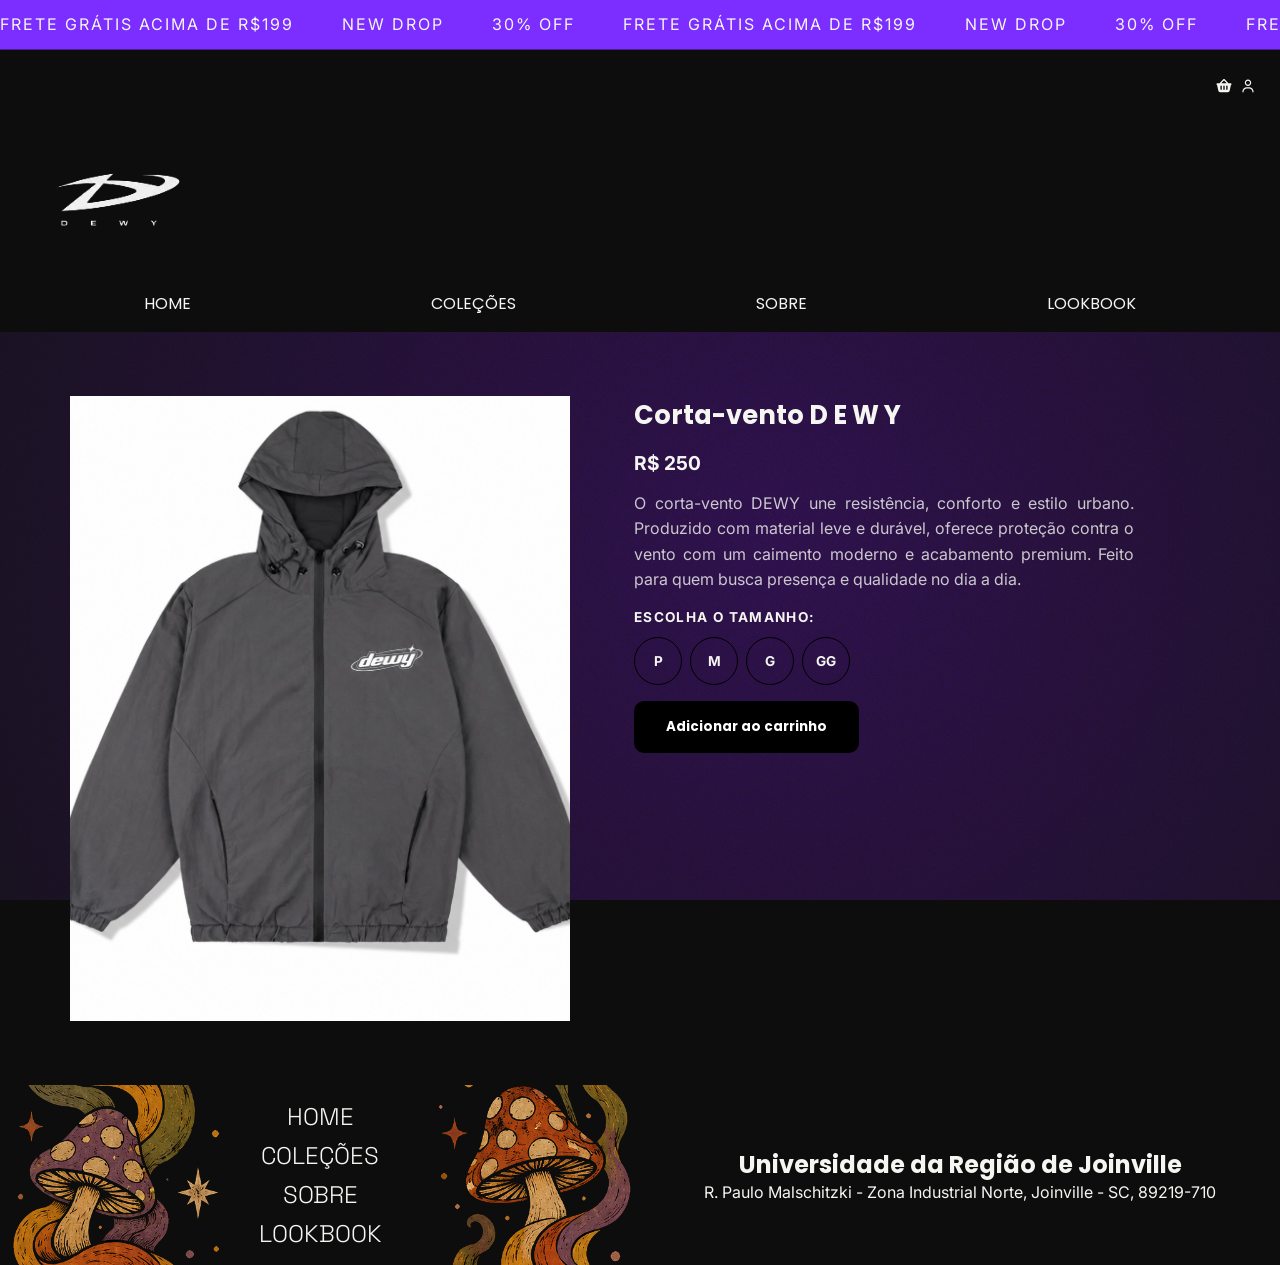
<file: roupa2.html>
<!doctype html>
<html lang="pt-BR">
  <head>
    <meta charset="UTF-8" />
    <meta name="viewport" content="width=device-width, initial-scale=1.0" />
    <link rel="stylesheet" href="styles/index.css" />
    <link rel="shortcut icon" href="assets/img/favicon.ico" type="image/x-icon">
    <title>D E W Y - Carrinho</title>
    <style></style>
  </head>
  <body>
    <div class="background-main"></div>
    <div class="container">

        <header>
        <div class="topbar">

          <div class="marquee">
            
            <div class="track">
              <span>  Frete grátis acima de R$199 </span>
              <span>  New Drop  </span>
              <span>  30% OFF  </span>
              
              <span>  Frete grátis acima de R$199  </span>
              <span>  New Drop  </span>
              <span> 30% OFF </span>
              
              <span> Frete grátis acima de R$199 </span>
              <span> New Drop  </span>
              <span> 30% OFF  </span>
            </div>

          </div>

        </div>

        <nav class="nav-top">
          <div class="navIcons">
            <svg xmlns="http://www.w3.org/2000/svg" viewBox="0 0 576 512">
              <path
                d="M288 0c6.6 0 12.9 2.7 17.4 7.5l144 152 .5 .5 78.1 0c17.7 0 32 14.3 32 32 0 14.5-9.6 26.7-22.8 30.7L491.1 429.9c-6.5 29.3-32.5 50.1-62.5 50.1l-281.3 0c-30 0-56-20.8-62.5-50.1l-46-207.2c-13.2-3.9-22.8-16.2-22.8-30.7 0-17.7 14.3-32 32-32l78.1 0 .5-.5 144-152C275.1 2.7 281.4 0 288 0zm0 58.9L192.2 160 383.8 160 288 58.9zM208 264c0-13.3-10.7-24-24-24s-24 10.7-24 24l0 112c0 13.3 10.7 24 24 24s24-10.7 24-24l0-112zm80-24c-13.3 0-24 10.7-24 24l0 112c0 13.3 10.7 24 24 24s24-10.7 24-24l0-112c0-13.3-10.7-24-24-24zm128 24c0-13.3-10.7-24-24-24s-24 10.7-24 24l0 112c0 13.3 10.7 24 24 24s24-10.7 24-24l0-112z"
              />
            </svg>
            <svg xmlns="http://www.w3.org/2000/svg" viewBox="0 0 640 640">
              <path
                d="M240 192C240 147.8 275.8 112 320 112C364.2 112 400 147.8 400 192C400 236.2 364.2 272 320 272C275.8 272 240 236.2 240 192zM448 192C448 121.3 390.7 64 320 64C249.3 64 192 121.3 192 192C192 262.7 249.3 320 320 320C390.7 320 448 262.7 448 192zM144 544C144 473.3 201.3 416 272 416L368 416C438.7 416 496 473.3 496 544L496 552C496 565.3 506.7 576 520 576C533.3 576 544 565.3 544 552L544 544C544 446.8 465.2 368 368 368L272 368C174.8 368 96 446.8 96 544L96 552C96 565.3 106.7 576 120 576C133.3 576 144 565.3 144 552L144 544z"
              />
            </svg>
          </div>

          <div class="logo">
            <a href="index.html">
              <img src="assets/img/logo.svg" alt="logo DEWY" />
            </a>
          </div>

          <ul>
            <li><a href="index.html">HOME</a></li>
            <li><a href="collection.html">COLEÇÕES</a></li>
            <li><a href="about.html">SOBRE</a></li>
            <li><a href="lookbook.html">LOOKBOOK</a></li>
          </ul>
        </nav>
      </header>

        <section class="productPage">
            <div class="productImage">
        <img
        src="assets/img/cortavento.jpeg"
        alt="Camisa DEWY"
        class="imgDefault"
        />
        
        <img
        src="assets/img/cortaventoHover.jpeg"
        alt="Modelo usando camisa DEWY"
        class="imgHover"
        />
    </div>
    
    <div class="productInfo">
        <h1>Corta-vento D E W Y</h1>
        
        <p class="price">R$ 250</p>
        
        <p class="description">
          O corta-vento DEWY une resistência, conforto e estilo urbano.
          Produzido com material leve e durável, oferece proteção contra o vento com um caimento moderno e acabamento premium.
          Feito para quem busca presença e qualidade no dia a dia.
        </p>

      <form>
        <fieldset class="size-options">
          <legend>Escolha o tamanho:</legend>
          <input type="radio" id="size-p" name="size" value="P">
          <label for="size-p">P</label>
          <input type="radio" id="size-m" name="size" value="M">
          <label for="size-m">M</label>
          <input type="radio" id="size-g" name="size" value="G">
          <label for="size-g">G</label>
          <input type="radio" id="size-gg" name="size" value="GG">
          <label for="size-gg">GG</label>
        </fieldset>
          <button class="button_little_car" >Adicionar ao carrinho</button>
      </form>


    </div>
    
</section>
<footer>
    <nav class="nav-footer">
        <ul>
            <li><a href="index.html">HOME</a></li>         
            <li><a href="collection.html">COLEÇÕES</a></li>         
            <li><a href="about.html">SOBRE</a></li>         
            <li><a href="lookbook.html">LOOKBOOK</a></li>         
        </ul>
    </nav>
    
    <div class="illustration">
        <img src="assets/img/illustrationCogu.png" alt="">
    </div>
    <div class="location">
        <h2>Universidade da Região de Joinville</h2>
        <p>R. Paulo Malschitzki - Zona Industrial Norte, Joinville - SC, 89219-710</p>
    </div>
</footer>
</div>
</body>
</html>
</file>
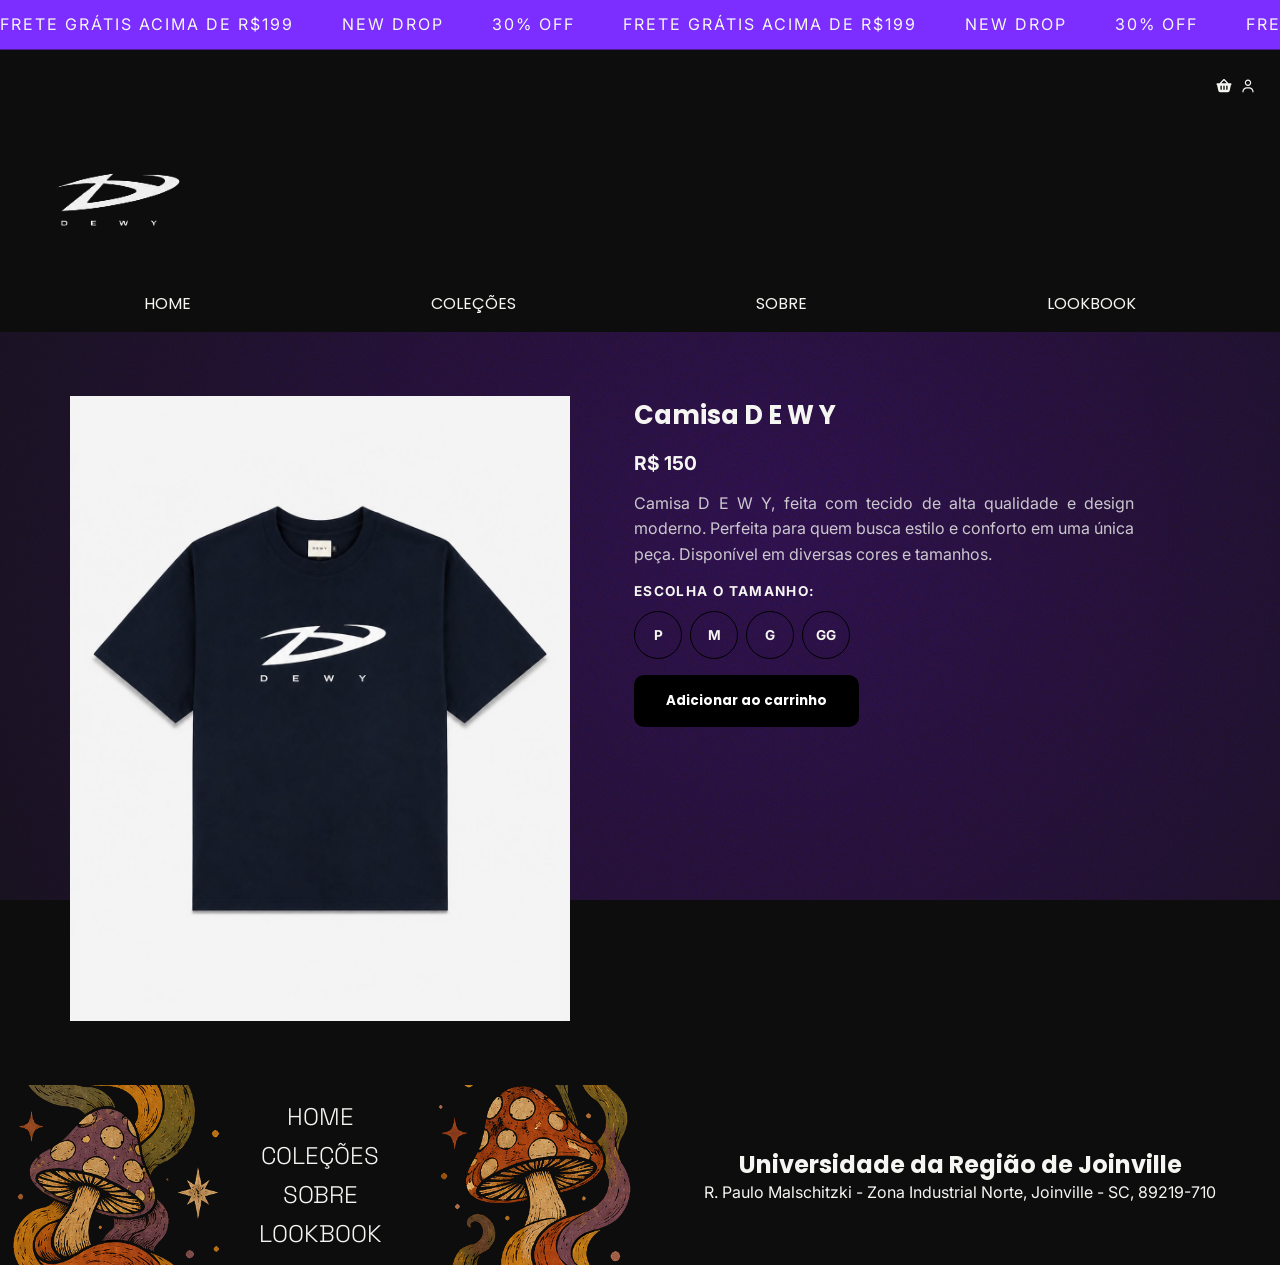
<file: roupa3.html>
<!doctype html>
<html lang="pt-BR">
  <head>
    <meta charset="UTF-8" />
    <meta name="viewport" content="width=device-width, initial-scale=1.0" />
    <link rel="stylesheet" href="styles/index.css" />
    <link rel="shortcut icon" href="assets/img/favicon.ico" type="image/x-icon">
    <title>D E W Y - Carrinho</title>
    <style></style>
  </head>
  <body>
    <div class="background-main"></div>
    <div class="container">

        <header>
        <div class="topbar">

          <div class="marquee">
            
            <div class="track">
              <span>  Frete grátis acima de R$199 </span>
              <span>  New Drop  </span>
              <span>  30% OFF  </span>
              
              <span>  Frete grátis acima de R$199  </span>
              <span>  New Drop  </span>
              <span> 30% OFF </span>
              
              <span> Frete grátis acima de R$199 </span>
              <span> New Drop  </span>
              <span> 30% OFF  </span>
            </div>

          </div>

        </div>

        <nav class="nav-top">
          <div class="navIcons">
            <svg xmlns="http://www.w3.org/2000/svg" viewBox="0 0 576 512">
              <path
                d="M288 0c6.6 0 12.9 2.7 17.4 7.5l144 152 .5 .5 78.1 0c17.7 0 32 14.3 32 32 0 14.5-9.6 26.7-22.8 30.7L491.1 429.9c-6.5 29.3-32.5 50.1-62.5 50.1l-281.3 0c-30 0-56-20.8-62.5-50.1l-46-207.2c-13.2-3.9-22.8-16.2-22.8-30.7 0-17.7 14.3-32 32-32l78.1 0 .5-.5 144-152C275.1 2.7 281.4 0 288 0zm0 58.9L192.2 160 383.8 160 288 58.9zM208 264c0-13.3-10.7-24-24-24s-24 10.7-24 24l0 112c0 13.3 10.7 24 24 24s24-10.7 24-24l0-112zm80-24c-13.3 0-24 10.7-24 24l0 112c0 13.3 10.7 24 24 24s24-10.7 24-24l0-112c0-13.3-10.7-24-24-24zm128 24c0-13.3-10.7-24-24-24s-24 10.7-24 24l0 112c0 13.3 10.7 24 24 24s24-10.7 24-24l0-112z"
              />
            </svg>
            <svg xmlns="http://www.w3.org/2000/svg" viewBox="0 0 640 640">
              <path
                d="M240 192C240 147.8 275.8 112 320 112C364.2 112 400 147.8 400 192C400 236.2 364.2 272 320 272C275.8 272 240 236.2 240 192zM448 192C448 121.3 390.7 64 320 64C249.3 64 192 121.3 192 192C192 262.7 249.3 320 320 320C390.7 320 448 262.7 448 192zM144 544C144 473.3 201.3 416 272 416L368 416C438.7 416 496 473.3 496 544L496 552C496 565.3 506.7 576 520 576C533.3 576 544 565.3 544 552L544 544C544 446.8 465.2 368 368 368L272 368C174.8 368 96 446.8 96 544L96 552C96 565.3 106.7 576 120 576C133.3 576 144 565.3 144 552L144 544z"
              />
            </svg>
          </div>

          <div class="logo">
            <a href="index.html">
              <img src="assets/img/logo.svg" alt="logo DEWY" />
            </a>
          </div>

          <ul>
            <li><a href="index.html">HOME</a></li>
            <li><a href="collection.html">COLEÇÕES</a></li>
            <li><a href="about.html">SOBRE</a></li>
            <li><a href="lookbook.html">LOOKBOOK</a></li>
          </ul>
        </nav>
      </header>

        <section class="productPage">
            <div class="productImage">
        <img
        src="assets/img/blackTshirt.jpeg"
        alt="Camisa DEWY"
        class="imgDefault"
        />
        
        <img
        src="assets/img/blackTshirtModel.png"
        alt="Modelo usando camisa DEWY"
        class="imgHover"
        />
    </div>
    
    <div class="productInfo">
        <h1>Camisa D E W Y</h1>
        
        <p class="price">R$ 150</p>
        
        <p class="description">
            Camisa D E W Y, feita com tecido de alta qualidade e design moderno.
            Perfeita para quem busca estilo e conforto em uma única peça.
            Disponível em diversas cores e tamanhos.
        </p>



      <form>
        <fieldset class="size-options">
          <legend>Escolha o tamanho:</legend>
          <input type="radio" id="size-p" name="size" value="P">
          <label for="size-p">P</label>
          <input type="radio" id="size-m" name="size" value="M">
          <label for="size-m">M</label>
          <input type="radio" id="size-g" name="size" value="G">
          <label for="size-g">G</label>
          <input type="radio" id="size-gg" name="size" value="GG">
          <label for="size-gg">GG</label>
        </fieldset>
          <button class="button_little_car" >Adicionar ao carrinho</button>
      </form>



    </div>
    
</section>
<footer>
    <nav class="nav-footer">
        <ul>
            <li><a href="index.html">HOME</a></li>         
            <li><a href="collection.html">COLEÇÕES</a></li>         
            <li><a href="about.html">SOBRE</a></li>         
            <li><a href="lookbook.html">LOOKBOOK</a></li>         
        </ul>
    </nav>
    
    <div class="illustration">
        <img src="assets/img/illustrationCogu.png" alt="">
    </div>
    <div class="location">
        <h2>Universidade da Região de Joinville</h2>
        <p>R. Paulo Malschitzki - Zona Industrial Norte, Joinville - SC, 89219-710</p>
    </div>
</footer>
</div>
</body>
</html>
</file>
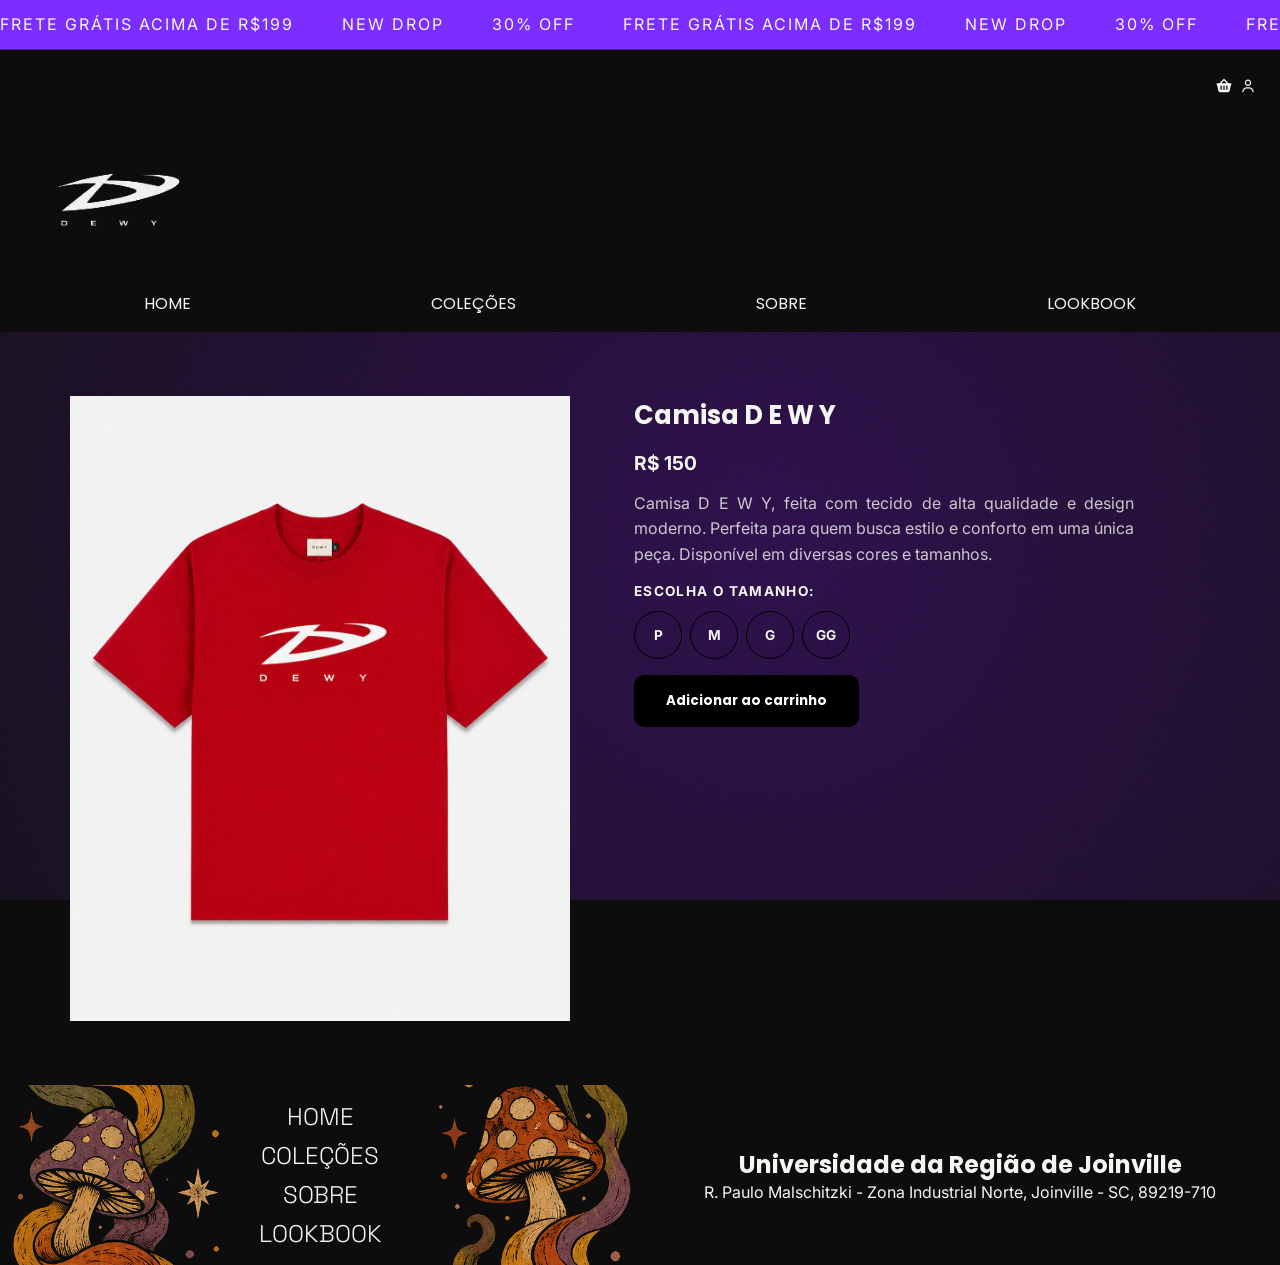
<file: roupa4.html>
<!doctype html>
<html lang="pt-BR">
  <head>
    <meta charset="UTF-8" />
    <meta name="viewport" content="width=device-width, initial-scale=1.0" />
    <link rel="stylesheet" href="styles/index.css" />
    <link rel="shortcut icon" href="assets/img/favicon.ico" type="image/x-icon">
    <title>D E W Y - Carrinho</title>
    <style></style>
  </head>
  <body>
    <div class="background-main"></div>
    <div class="container">

        <header>
        <div class="topbar">

          <div class="marquee">
            
            <div class="track">
              <span>  Frete grátis acima de R$199 </span>
              <span>  New Drop  </span>
              <span>  30% OFF  </span>
              
              <span>  Frete grátis acima de R$199  </span>
              <span>  New Drop  </span>
              <span> 30% OFF </span>
              
              <span> Frete grátis acima de R$199 </span>
              <span> New Drop  </span>
              <span> 30% OFF  </span>
            </div>

          </div>

        </div>

        <nav class="nav-top">
          <div class="navIcons">
            <svg xmlns="http://www.w3.org/2000/svg" viewBox="0 0 576 512">
              <path
                d="M288 0c6.6 0 12.9 2.7 17.4 7.5l144 152 .5 .5 78.1 0c17.7 0 32 14.3 32 32 0 14.5-9.6 26.7-22.8 30.7L491.1 429.9c-6.5 29.3-32.5 50.1-62.5 50.1l-281.3 0c-30 0-56-20.8-62.5-50.1l-46-207.2c-13.2-3.9-22.8-16.2-22.8-30.7 0-17.7 14.3-32 32-32l78.1 0 .5-.5 144-152C275.1 2.7 281.4 0 288 0zm0 58.9L192.2 160 383.8 160 288 58.9zM208 264c0-13.3-10.7-24-24-24s-24 10.7-24 24l0 112c0 13.3 10.7 24 24 24s24-10.7 24-24l0-112zm80-24c-13.3 0-24 10.7-24 24l0 112c0 13.3 10.7 24 24 24s24-10.7 24-24l0-112c0-13.3-10.7-24-24-24zm128 24c0-13.3-10.7-24-24-24s-24 10.7-24 24l0 112c0 13.3 10.7 24 24 24s24-10.7 24-24l0-112z"
              />
            </svg>
            <svg xmlns="http://www.w3.org/2000/svg" viewBox="0 0 640 640">
              <path
                d="M240 192C240 147.8 275.8 112 320 112C364.2 112 400 147.8 400 192C400 236.2 364.2 272 320 272C275.8 272 240 236.2 240 192zM448 192C448 121.3 390.7 64 320 64C249.3 64 192 121.3 192 192C192 262.7 249.3 320 320 320C390.7 320 448 262.7 448 192zM144 544C144 473.3 201.3 416 272 416L368 416C438.7 416 496 473.3 496 544L496 552C496 565.3 506.7 576 520 576C533.3 576 544 565.3 544 552L544 544C544 446.8 465.2 368 368 368L272 368C174.8 368 96 446.8 96 544L96 552C96 565.3 106.7 576 120 576C133.3 576 144 565.3 144 552L144 544z"
              />
            </svg>
          </div>

          <div class="logo">
            <a href="index.html">
              <img src="assets/img/logo.svg" alt="logo DEWY" />
            </a>
          </div>

          <ul>
            <li><a href="index.html">HOME</a></li>
            <li><a href="collection.html">COLEÇÕES</a></li>
            <li><a href="about.html">SOBRE</a></li>
            <li><a href="lookbook.html">LOOKBOOK</a></li>
          </ul>
        </nav>
      </header>

        <section class="productPage">
            <div class="productImage">
        <img
        src="assets/img/DewyRed.jpeg"
        alt="Camisa DEWY"
        class="imgDefault"
        />
        
        <img
        src="assets/img/redModelo.png"
        alt="Modelo usando camisa DEWY"
        class="imgHover"
        />
    </div>
    
    <div class="productInfo">
        <h1>Camisa D E W Y</h1>
        
        <p class="price">R$ 150</p>
        
        <p class="description">
            Camisa D E W Y, feita com tecido de alta qualidade e design moderno.
            Perfeita para quem busca estilo e conforto em uma única peça.
            Disponível em diversas cores e tamanhos.
        </p>

      <form>
        <fieldset class="size-options">
          <legend>Escolha o tamanho:</legend>
          <input type="radio" id="size-p" name="size" value="P">
          <label for="size-p">P</label>
          <input type="radio" id="size-m" name="size" value="M">
          <label for="size-m">M</label>
          <input type="radio" id="size-g" name="size" value="G">
          <label for="size-g">G</label>
          <input type="radio" id="size-gg" name="size" value="GG">
          <label for="size-gg">GG</label>
        </fieldset>
          <button class="button_little_car" >Adicionar ao carrinho</button>
      </form>


    </div>
    
</section>
<footer>
    <nav class="nav-footer">
        <ul>
            <li><a href="index.html">HOME</a></li>         
            <li><a href="collection.html">COLEÇÕES</a></li>         
            <li><a href="about.html">SOBRE</a></li>         
            <li><a href="lookbook.html">LOOKBOOK</a></li>         
        </ul>
    </nav>
    
    <div class="illustration">
        <img src="assets/img/illustrationCogu.png" alt="">
    </div>
    <div class="location">
        <h2>Universidade da Região de Joinville</h2>
        <p>R. Paulo Malschitzki - Zona Industrial Norte, Joinville - SC, 89219-710</p>
    </div>
</footer>
</div>
</body>
</html>
</file>
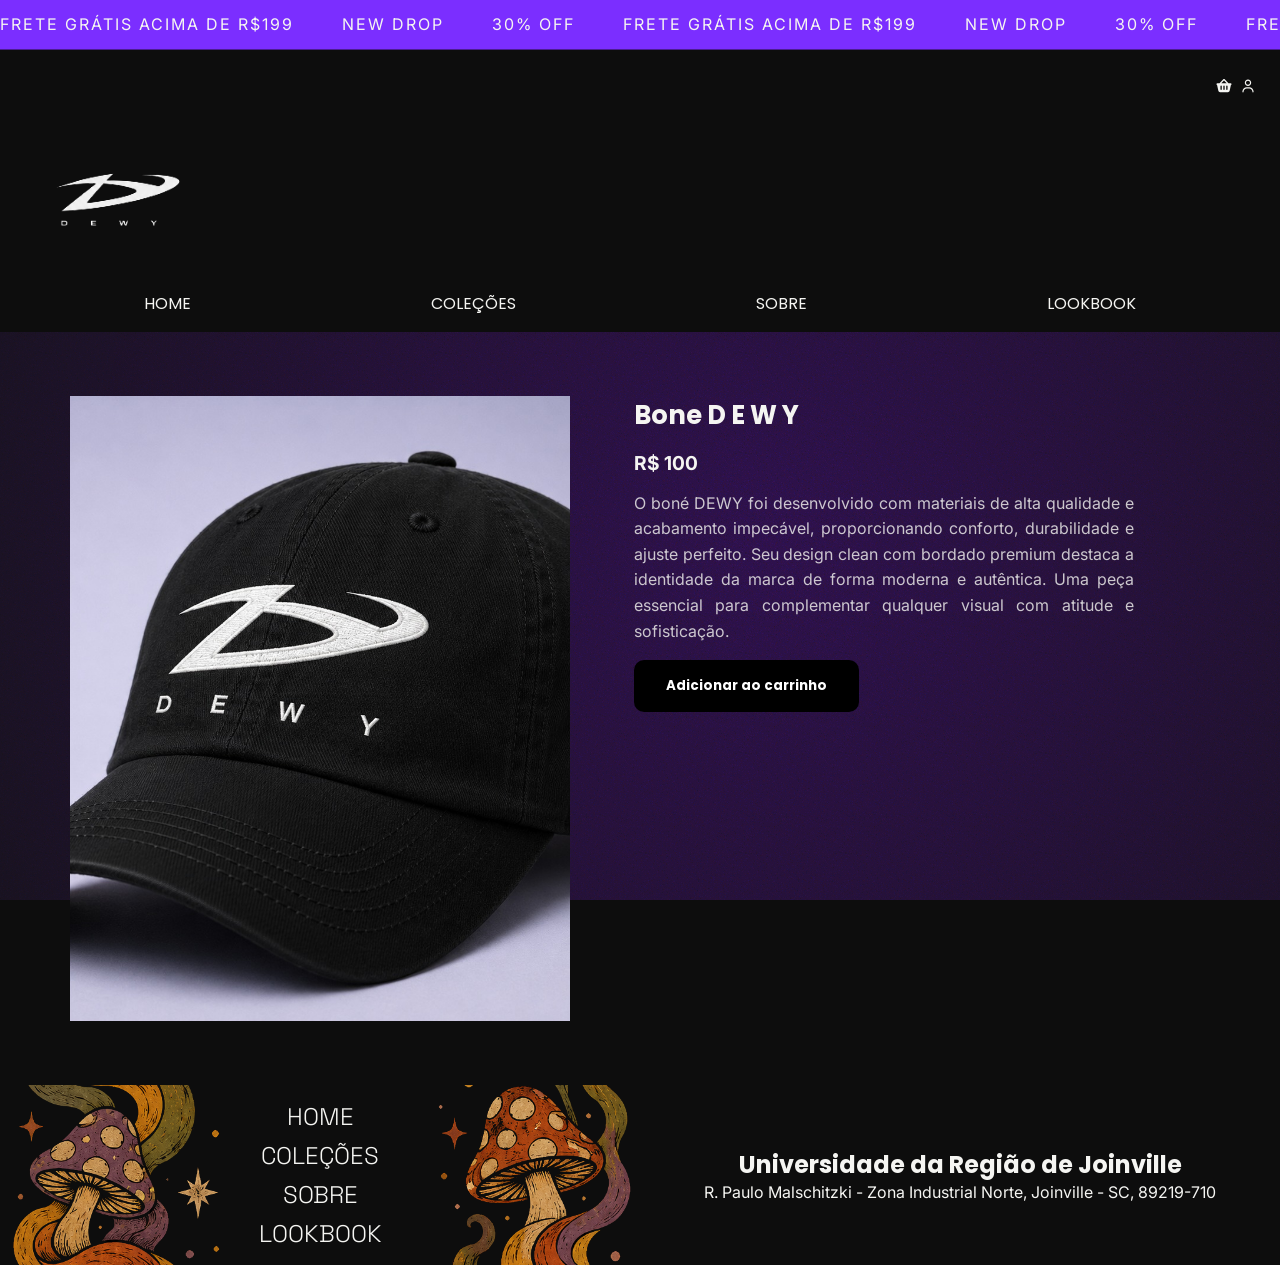
<file: roupa5.html>
<!doctype html>
<html lang="pt-BR">
  <head>
    <meta charset="UTF-8" />
    <meta name="viewport" content="width=device-width, initial-scale=1.0" />
    <link rel="stylesheet" href="styles/index.css" />
    <link rel="shortcut icon" href="assets/img/favicon.ico" type="image/x-icon">
    <title>D E W Y - Carrinho</title>
    <style></style>
  </head>
  <body>
    <div class="background-main"></div>
    <div class="container">

        <header>
        <div class="topbar">

          <div class="marquee">
            
            <div class="track">
              <span>  Frete grátis acima de R$199 </span>
              <span>  New Drop  </span>
              <span>  30% OFF  </span>
              
              <span>  Frete grátis acima de R$199  </span>
              <span>  New Drop  </span>
              <span> 30% OFF </span>
              
              <span> Frete grátis acima de R$199 </span>
              <span> New Drop  </span>
              <span> 30% OFF  </span>
            </div>

          </div>

        </div>

        <nav class="nav-top">
          <div class="navIcons">
            <svg xmlns="http://www.w3.org/2000/svg" viewBox="0 0 576 512">
              <path
                d="M288 0c6.6 0 12.9 2.7 17.4 7.5l144 152 .5 .5 78.1 0c17.7 0 32 14.3 32 32 0 14.5-9.6 26.7-22.8 30.7L491.1 429.9c-6.5 29.3-32.5 50.1-62.5 50.1l-281.3 0c-30 0-56-20.8-62.5-50.1l-46-207.2c-13.2-3.9-22.8-16.2-22.8-30.7 0-17.7 14.3-32 32-32l78.1 0 .5-.5 144-152C275.1 2.7 281.4 0 288 0zm0 58.9L192.2 160 383.8 160 288 58.9zM208 264c0-13.3-10.7-24-24-24s-24 10.7-24 24l0 112c0 13.3 10.7 24 24 24s24-10.7 24-24l0-112zm80-24c-13.3 0-24 10.7-24 24l0 112c0 13.3 10.7 24 24 24s24-10.7 24-24l0-112c0-13.3-10.7-24-24-24zm128 24c0-13.3-10.7-24-24-24s-24 10.7-24 24l0 112c0 13.3 10.7 24 24 24s24-10.7 24-24l0-112z"
              />
            </svg>
            <svg xmlns="http://www.w3.org/2000/svg" viewBox="0 0 640 640">
              <path
                d="M240 192C240 147.8 275.8 112 320 112C364.2 112 400 147.8 400 192C400 236.2 364.2 272 320 272C275.8 272 240 236.2 240 192zM448 192C448 121.3 390.7 64 320 64C249.3 64 192 121.3 192 192C192 262.7 249.3 320 320 320C390.7 320 448 262.7 448 192zM144 544C144 473.3 201.3 416 272 416L368 416C438.7 416 496 473.3 496 544L496 552C496 565.3 506.7 576 520 576C533.3 576 544 565.3 544 552L544 544C544 446.8 465.2 368 368 368L272 368C174.8 368 96 446.8 96 544L96 552C96 565.3 106.7 576 120 576C133.3 576 144 565.3 144 552L144 544z"
              />
            </svg>
          </div>

          <div class="logo">
            <a href="index.html">
              <img src="assets/img/logo.svg" alt="logo DEWY" />
            </a>
          </div>

          <ul>
            <li><a href="index.html">HOME</a></li>
            <li><a href="collection.html">COLEÇÕES</a></li>
            <li><a href="about.html">SOBRE</a></li>
            <li><a href="lookbook.html">LOOKBOOK</a></li>
          </ul>
        </nav>
      </header>

        <section class="productPage">
            <div class="productImage">
        <img
        src="assets/img/bone.jpeg"
        alt="Camisa DEWY"
        class="imgDefault"
        />
        
        <img
        src="assets/img/boneModelo.jpeg"
        alt="Modelo usando camisa DEWY"
        class="imgHover"
        />
    </div>
    
    <div class="productInfo">
        <h1>Bone D E W Y</h1>
        
        <p class="price">R$ 100</p>
        
        <p class="description">
            O boné DEWY foi desenvolvido com materiais de alta qualidade e acabamento impecável, proporcionando conforto, durabilidade e ajuste perfeito.
            Seu design clean com bordado premium destaca a identidade da marca de forma moderna e autêntica.
            Uma peça essencial para complementar qualquer visual com atitude e sofisticação.
        </p>

      <!-- <form>
        <fieldset class="size-options">
          <legend>Escolha o tamanho:</legend>
          <input type="radio" id="size-p" name="size" value="P">
          <label for="size-p">P</label>
          <input type="radio" id="size-m" name="size" value="M">
          <label for="size-m">M</label>
          <input type="radio" id="size-g" name="size" value="G">
          <label for="size-g">G</label>
          <input type="radio" id="size-gg" name="size" value="GG">
          <label for="size-gg">GG</label>
        </fieldset> -->
          <button class="button_little_car" >Adicionar ao carrinho</button>
      <!-- </form> -->


    </div>
    
</section>
<footer>
    <nav class="nav-footer">
        <ul>
            <li><a href="index.html">HOME</a></li>         
            <li><a href="collection.html">COLEÇÕES</a></li>         
            <li><a href="about.html">SOBRE</a></li>         
            <li><a href="lookbook.html">LOOKBOOK</a></li>         
        </ul>
    </nav>
    
    <div class="illustration">
        <img src="assets/img/illustrationCogu.png" alt="">
    </div>
    <div class="location">
        <h2>Universidade da Região de Joinville</h2>
        <p>R. Paulo Malschitzki - Zona Industrial Norte, Joinville - SC, 89219-710</p>
    </div>
</footer>
</div>
</body>
</html>
</file>
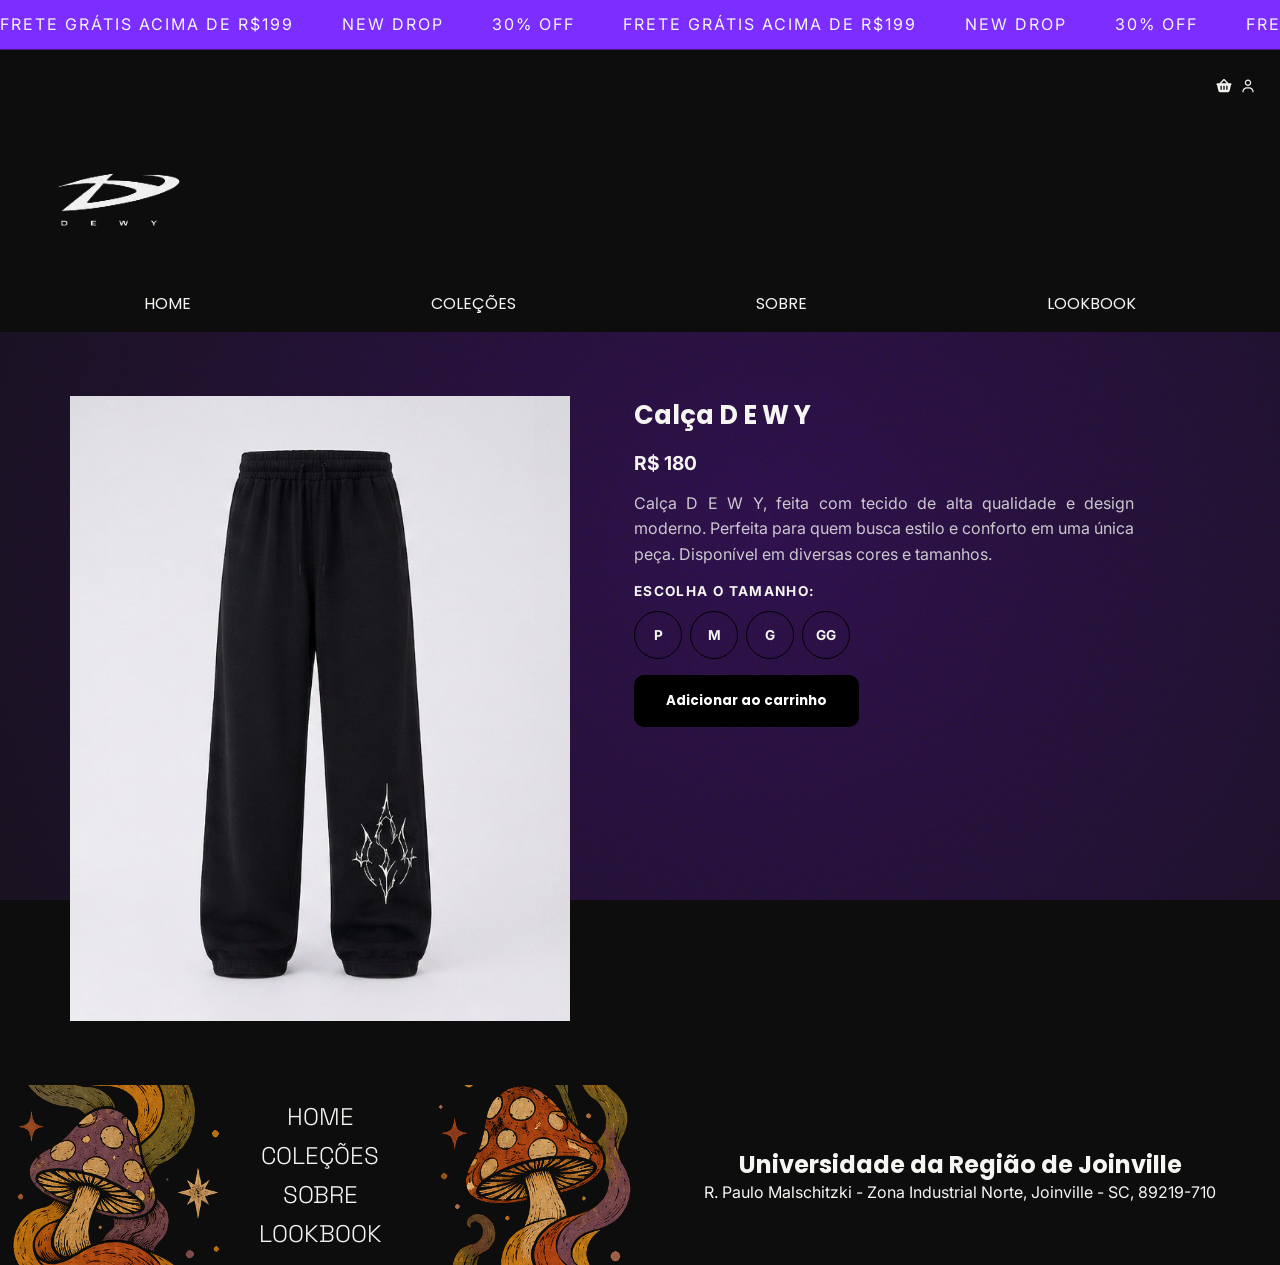
<file: roupa6.html>
<!doctype html>
<html lang="pt-BR">
  <head>
    <meta charset="UTF-8" />
    <meta name="viewport" content="width=device-width, initial-scale=1.0" />
    <link rel="stylesheet" href="styles/index.css" />
    <link rel="shortcut icon" href="assets/img/favicon.ico" type="image/x-icon">
    <title>D E W Y - Carrinho</title>
    <style></style>
  </head>
  <body>
    <div class="background-main"></div>
    <div class="container">

        <header>
        <div class="topbar">

          <div class="marquee">
            
            <div class="track">
              <span>  Frete grátis acima de R$199 </span>
              <span>  New Drop  </span>
              <span>  30% OFF  </span>
              
              <span>  Frete grátis acima de R$199  </span>
              <span>  New Drop  </span>
              <span> 30% OFF </span>
              
              <span> Frete grátis acima de R$199 </span>
              <span> New Drop  </span>
              <span> 30% OFF  </span>
            </div>

          </div>

        </div>

        <nav class="nav-top">
          <div class="navIcons">
            <svg xmlns="http://www.w3.org/2000/svg" viewBox="0 0 576 512">
              <path
                d="M288 0c6.6 0 12.9 2.7 17.4 7.5l144 152 .5 .5 78.1 0c17.7 0 32 14.3 32 32 0 14.5-9.6 26.7-22.8 30.7L491.1 429.9c-6.5 29.3-32.5 50.1-62.5 50.1l-281.3 0c-30 0-56-20.8-62.5-50.1l-46-207.2c-13.2-3.9-22.8-16.2-22.8-30.7 0-17.7 14.3-32 32-32l78.1 0 .5-.5 144-152C275.1 2.7 281.4 0 288 0zm0 58.9L192.2 160 383.8 160 288 58.9zM208 264c0-13.3-10.7-24-24-24s-24 10.7-24 24l0 112c0 13.3 10.7 24 24 24s24-10.7 24-24l0-112zm80-24c-13.3 0-24 10.7-24 24l0 112c0 13.3 10.7 24 24 24s24-10.7 24-24l0-112c0-13.3-10.7-24-24-24zm128 24c0-13.3-10.7-24-24-24s-24 10.7-24 24l0 112c0 13.3 10.7 24 24 24s24-10.7 24-24l0-112z"
              />
            </svg>
            <svg xmlns="http://www.w3.org/2000/svg" viewBox="0 0 640 640">
              <path
                d="M240 192C240 147.8 275.8 112 320 112C364.2 112 400 147.8 400 192C400 236.2 364.2 272 320 272C275.8 272 240 236.2 240 192zM448 192C448 121.3 390.7 64 320 64C249.3 64 192 121.3 192 192C192 262.7 249.3 320 320 320C390.7 320 448 262.7 448 192zM144 544C144 473.3 201.3 416 272 416L368 416C438.7 416 496 473.3 496 544L496 552C496 565.3 506.7 576 520 576C533.3 576 544 565.3 544 552L544 544C544 446.8 465.2 368 368 368L272 368C174.8 368 96 446.8 96 544L96 552C96 565.3 106.7 576 120 576C133.3 576 144 565.3 144 552L144 544z"
              />
            </svg>
          </div>

          <div class="logo">
            <a href="index.html">
              <img src="assets/img/logo.svg" alt="logo DEWY" />
            </a>
          </div>

          <ul>
            <li><a href="index.html">HOME</a></li>
            <li><a href="collection.html">COLEÇÕES</a></li>
            <li><a href="about.html">SOBRE</a></li>
            <li><a href="lookbook.html">LOOKBOOK</a></li>
          </ul>
        </nav>
      </header>

        <section class="productPage">
            <div class="productImage">
        <img
        src="assets/img/calça.jpg"
        alt="Camisa DEWY"
        class="imgDefault"
        />
        
        <img
        src="assets/img/modelocalça.jpeg"
        alt="Modelo usando camisa DEWY"
        class="imgHover"
        />
    </div>
    
    <div class="productInfo">
        <h1>Calça D E W Y</h1>
        
        <p class="price">R$ 180</p>
        
        <p class="description">
            Calça D E W Y, feita com tecido de alta qualidade e design moderno.
            Perfeita para quem busca estilo e conforto em uma única peça.
            Disponível em diversas cores e tamanhos.
        </p>
        <form>
        <fieldset class="size-options">
          <legend>Escolha o tamanho:</legend>
          <input type="radio" id="size-p" name="size" value="P">
          <label for="size-p">P</label>
          <input type="radio" id="size-m" name="size" value="M">
          <label for="size-m">M</label>
          <input type="radio" id="size-g" name="size" value="G">
          <label for="size-g">G</label>
          <input type="radio" id="size-gg" name="size" value="GG">
          <label for="size-gg">GG</label>
        </fieldset>
          <button class="button_little_car" >Adicionar ao carrinho</button>
      </form>

      <!-- <form>
        <fieldset class="size-options">
          <legend>Escolha o tamanho:</legend>
          <input type="radio" id="size-p" name="size" value="P">
          <label for="size-p">P</label>
          <input type="radio" id="size-m" name="size" value="M">
          <label for="size-m">M</label>
          <input type="radio" id="size-g" name="size" value="G">
          <label for="size-g">G</label>
          <input type="radio" id="size-gg" name="size" value="GG">
          <label for="size-gg">GG</label>
        </fieldset> -->
      <!-- </form> -->


    </div>
    
</section>
<footer>
    <nav class="nav-footer">
        <ul>
            <li><a href="index.html">HOME</a></li>         
            <li><a href="collection.html">COLEÇÕES</a></li>         
            <li><a href="about.html">SOBRE</a></li>         
            <li><a href="lookbook.html">LOOKBOOK</a></li>         
        </ul>
    </nav>
    
    <div class="illustration">
        <img src="assets/img/illustrationCogu.png" alt="">
    </div>
    <div class="location">
        <h2>Universidade da Região de Joinville</h2>
        <p>R. Paulo Malschitzki - Zona Industrial Norte, Joinville - SC, 89219-710</p>
    </div>
</footer>
</div>
</body>
</html>
</file>
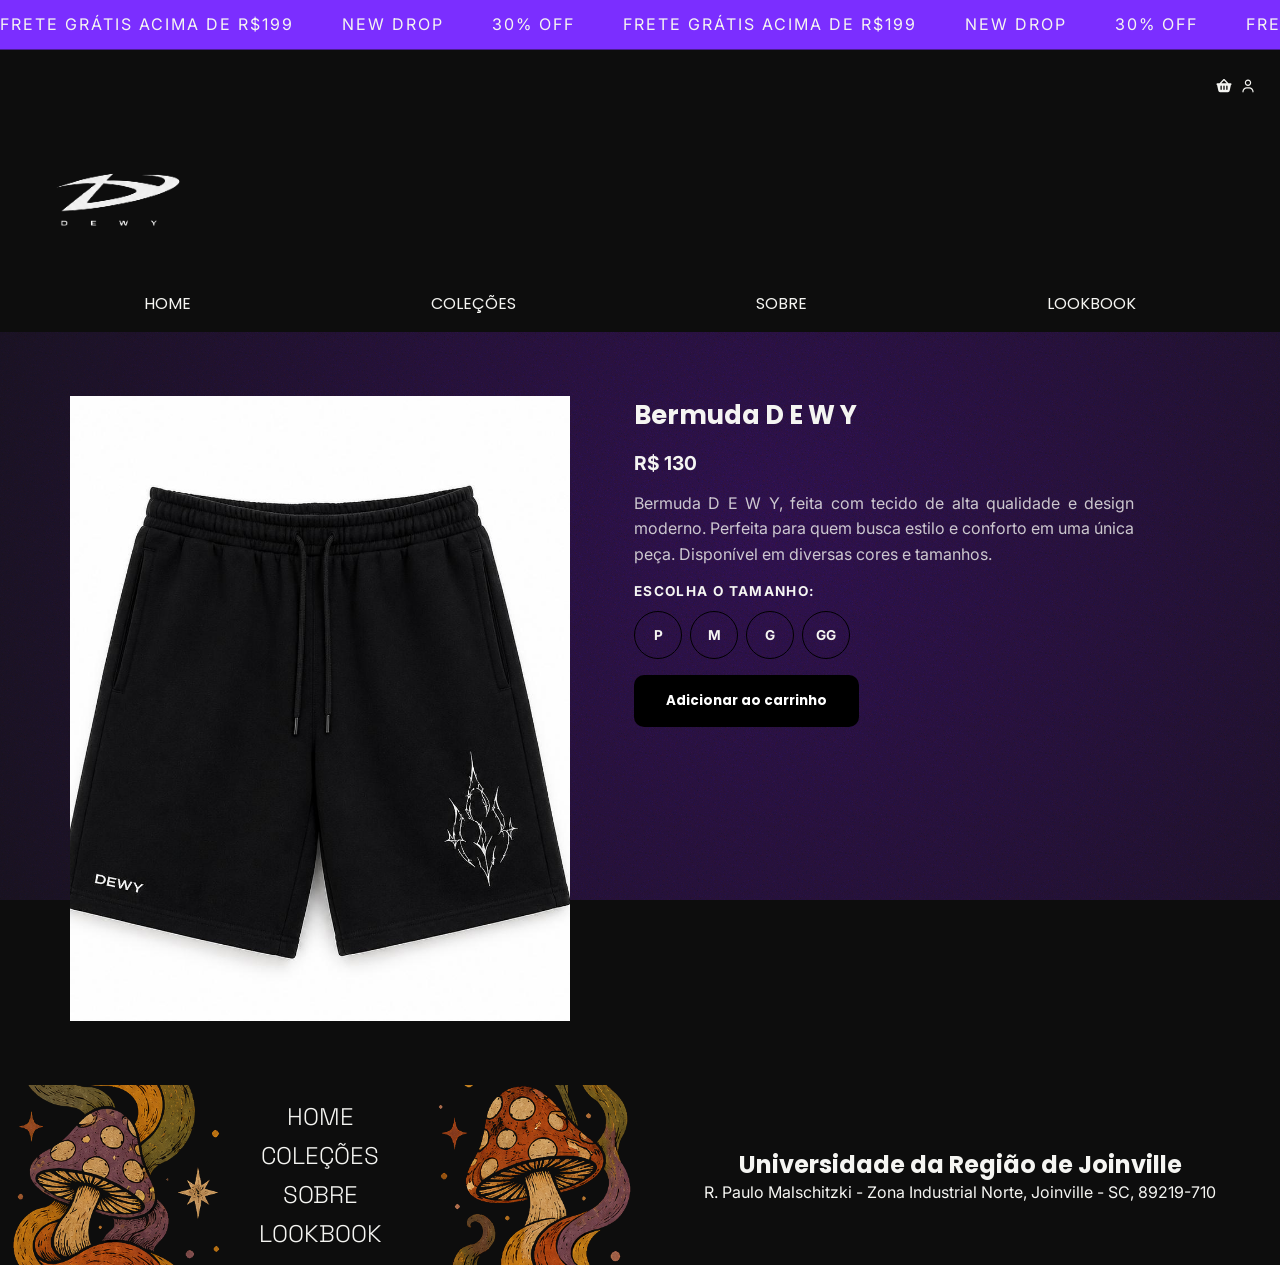
<file: roupa7.html>
<!doctype html>
<html lang="pt-BR">
  <head>
    <meta charset="UTF-8" />
    <meta name="viewport" content="width=device-width, initial-scale=1.0" />
    <link rel="stylesheet" href="styles/index.css" />
    <link rel="shortcut icon" href="assets/img/favicon.ico" type="image/x-icon">
    <title>D E W Y - Carrinho</title>
    <style></style>
  </head>
  <body>
    <div class="background-main"></div>
    <div class="container">

        <header>
        <div class="topbar">

          <div class="marquee">
            
            <div class="track">
              <span>  Frete grátis acima de R$199 </span>
              <span>  New Drop  </span>
              <span>  30% OFF  </span>
              
              <span>  Frete grátis acima de R$199  </span>
              <span>  New Drop  </span>
              <span> 30% OFF </span>
              
              <span> Frete grátis acima de R$199 </span>
              <span> New Drop  </span>
              <span> 30% OFF  </span>
            </div>

          </div>

        </div>

        <nav class="nav-top">
          <div class="navIcons">
            <svg xmlns="http://www.w3.org/2000/svg" viewBox="0 0 576 512">
              <path
                d="M288 0c6.6 0 12.9 2.7 17.4 7.5l144 152 .5 .5 78.1 0c17.7 0 32 14.3 32 32 0 14.5-9.6 26.7-22.8 30.7L491.1 429.9c-6.5 29.3-32.5 50.1-62.5 50.1l-281.3 0c-30 0-56-20.8-62.5-50.1l-46-207.2c-13.2-3.9-22.8-16.2-22.8-30.7 0-17.7 14.3-32 32-32l78.1 0 .5-.5 144-152C275.1 2.7 281.4 0 288 0zm0 58.9L192.2 160 383.8 160 288 58.9zM208 264c0-13.3-10.7-24-24-24s-24 10.7-24 24l0 112c0 13.3 10.7 24 24 24s24-10.7 24-24l0-112zm80-24c-13.3 0-24 10.7-24 24l0 112c0 13.3 10.7 24 24 24s24-10.7 24-24l0-112c0-13.3-10.7-24-24-24zm128 24c0-13.3-10.7-24-24-24s-24 10.7-24 24l0 112c0 13.3 10.7 24 24 24s24-10.7 24-24l0-112z"
              />
            </svg>
            <svg xmlns="http://www.w3.org/2000/svg" viewBox="0 0 640 640">
              <path
                d="M240 192C240 147.8 275.8 112 320 112C364.2 112 400 147.8 400 192C400 236.2 364.2 272 320 272C275.8 272 240 236.2 240 192zM448 192C448 121.3 390.7 64 320 64C249.3 64 192 121.3 192 192C192 262.7 249.3 320 320 320C390.7 320 448 262.7 448 192zM144 544C144 473.3 201.3 416 272 416L368 416C438.7 416 496 473.3 496 544L496 552C496 565.3 506.7 576 520 576C533.3 576 544 565.3 544 552L544 544C544 446.8 465.2 368 368 368L272 368C174.8 368 96 446.8 96 544L96 552C96 565.3 106.7 576 120 576C133.3 576 144 565.3 144 552L144 544z"
              />
            </svg>
          </div>

          <div class="logo">
            <a href="index.html">
              <img src="assets/img/logo.svg" alt="logo DEWY" />
            </a>
          </div>

          <ul>
            <li><a href="index.html">HOME</a></li>
            <li><a href="collection.html">COLEÇÕES</a></li>
            <li><a href="about.html">SOBRE</a></li>
            <li><a href="lookbook.html">LOOKBOOK</a></li>
          </ul>
        </nav>
      </header>

        <section class="productPage">
            <div class="productImage">
        <img
        src="assets/img/bermuda.jpeg"
        alt="Camisa DEWY"
        class="imgDefault"
        />
        
        <img
        src="assets/img/modeloberma.jpeg"
        alt="Modelo usando camisa DEWY"
        class="imgHover"
        />
    </div>
    
    <div class="productInfo">
        <h1>Bermuda D E W Y</h1>
        
        <p class="price">R$ 130</p>
        
        <p class="description">
            Bermuda D E W Y, feita com tecido de alta qualidade e design moderno.
            Perfeita para quem busca estilo e conforto em uma única peça.
            Disponível em diversas cores e tamanhos.
        </p>
        <form>
        <fieldset class="size-options">
          <legend>Escolha o tamanho:</legend>
          <input type="radio" id="size-p" name="size" value="P">
          <label for="size-p">P</label>
          <input type="radio" id="size-m" name="size" value="M">
          <label for="size-m">M</label>
          <input type="radio" id="size-g" name="size" value="G">
          <label for="size-g">G</label>
          <input type="radio" id="size-gg" name="size" value="GG">
          <label for="size-gg">GG</label>
        </fieldset>
          <button class="button_little_car" >Adicionar ao carrinho</button>
      </form>

      <!-- <form>
        <fieldset class="size-options">
          <legend>Escolha o tamanho:</legend>
          <input type="radio" id="size-p" name="size" value="P">
          <label for="size-p">P</label>
          <input type="radio" id="size-m" name="size" value="M">
          <label for="size-m">M</label>
          <input type="radio" id="size-g" name="size" value="G">
          <label for="size-g">G</label>
          <input type="radio" id="size-gg" name="size" value="GG">
          <label for="size-gg">GG</label>
        </fieldset> -->
      <!-- </form> -->


    </div>
    
</section>
<footer>
    <nav class="nav-footer">
        <ul>
            <li><a href="index.html">HOME</a></li>         
            <li><a href="collection.html">COLEÇÕES</a></li>         
            <li><a href="about.html">SOBRE</a></li>         
            <li><a href="lookbook.html">LOOKBOOK</a></li>         
        </ul>
    </nav>
    
    <div class="illustration">
        <img src="assets/img/illustrationCogu.png" alt="">
    </div>
    <div class="location">
        <h2>Universidade da Região de Joinville</h2>
        <p>R. Paulo Malschitzki - Zona Industrial Norte, Joinville - SC, 89219-710</p>
    </div>
</footer>
</div>
</body>
</html>
</file>
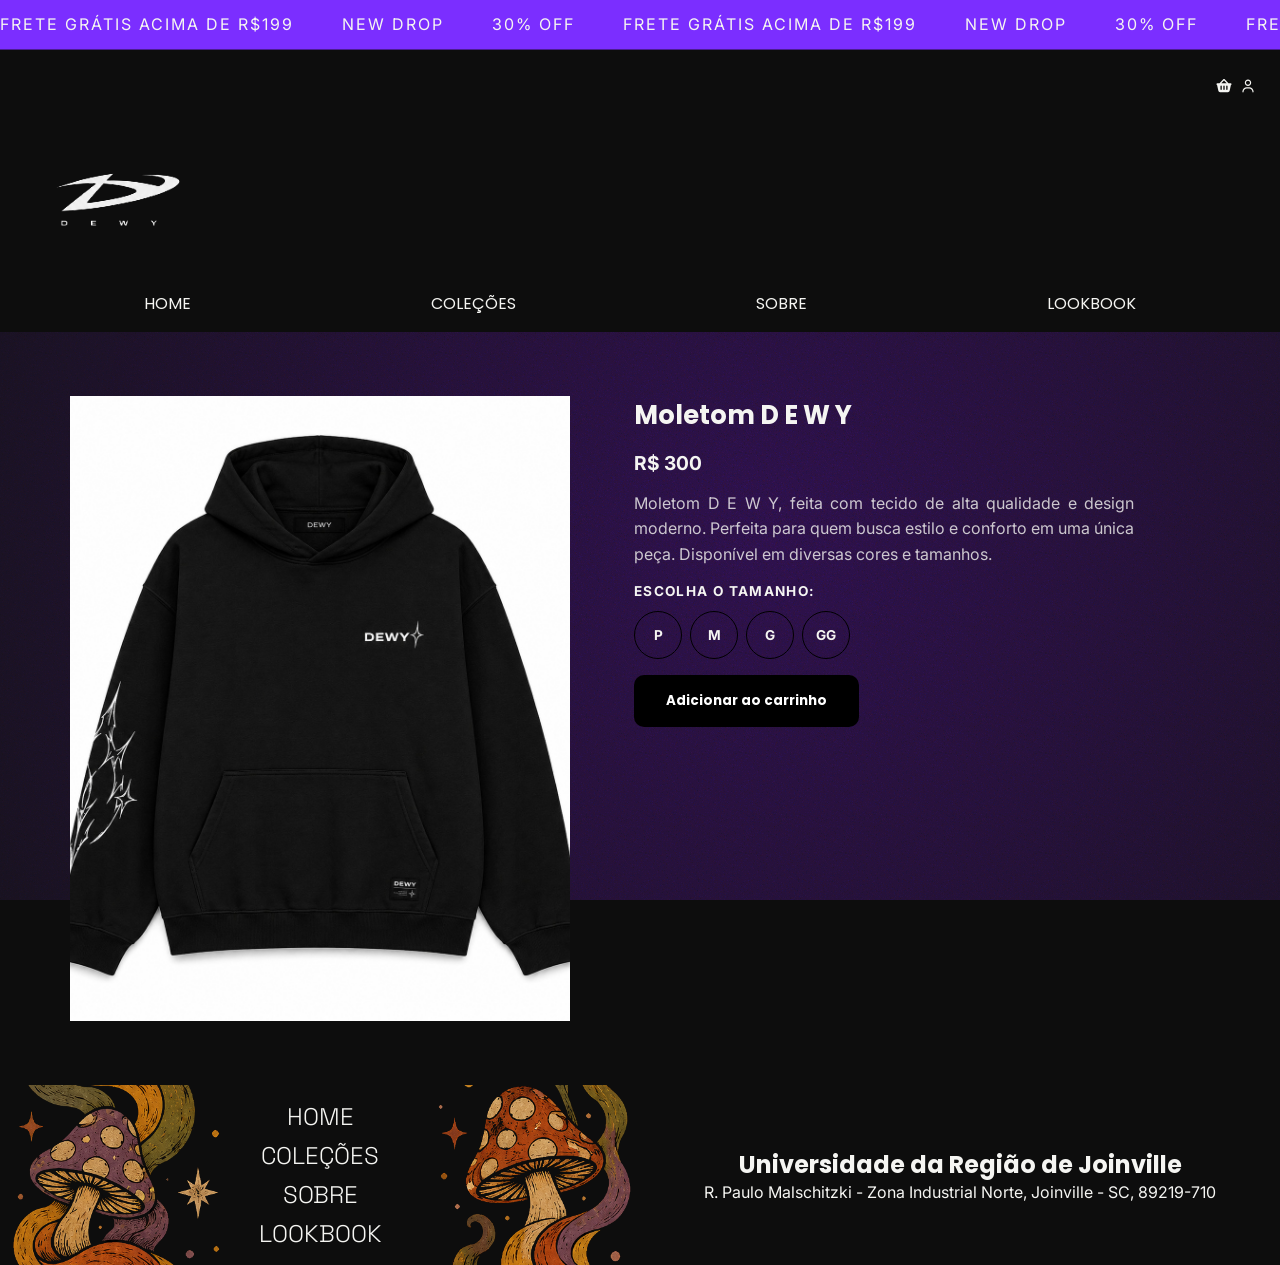
<file: roupa8.html>
<!doctype html>
<html lang="pt-BR">
  <head>
    <meta charset="UTF-8" />
    <meta name="viewport" content="width=device-width, initial-scale=1.0" />
    <link rel="stylesheet" href="styles/index.css" />
    <link rel="shortcut icon" href="assets/img/favicon.ico" type="image/x-icon">
    <title>D E W Y - Carrinho</title>
    <style></style>
  </head>
  <body>
    <div class="background-main"></div>
    <div class="container">

        <header>
        <div class="topbar">

          <div class="marquee">
            
            <div class="track">
              <span>  Frete grátis acima de R$199 </span>
              <span>  New Drop  </span>
              <span>  30% OFF  </span>
              
              <span>  Frete grátis acima de R$199  </span>
              <span>  New Drop  </span>
              <span> 30% OFF </span>
              
              <span> Frete grátis acima de R$199 </span>
              <span> New Drop  </span>
              <span> 30% OFF  </span>
            </div>

          </div>

        </div>

        <nav class="nav-top">
          <div class="navIcons">
            <svg xmlns="http://www.w3.org/2000/svg" viewBox="0 0 576 512">
              <path
                d="M288 0c6.6 0 12.9 2.7 17.4 7.5l144 152 .5 .5 78.1 0c17.7 0 32 14.3 32 32 0 14.5-9.6 26.7-22.8 30.7L491.1 429.9c-6.5 29.3-32.5 50.1-62.5 50.1l-281.3 0c-30 0-56-20.8-62.5-50.1l-46-207.2c-13.2-3.9-22.8-16.2-22.8-30.7 0-17.7 14.3-32 32-32l78.1 0 .5-.5 144-152C275.1 2.7 281.4 0 288 0zm0 58.9L192.2 160 383.8 160 288 58.9zM208 264c0-13.3-10.7-24-24-24s-24 10.7-24 24l0 112c0 13.3 10.7 24 24 24s24-10.7 24-24l0-112zm80-24c-13.3 0-24 10.7-24 24l0 112c0 13.3 10.7 24 24 24s24-10.7 24-24l0-112c0-13.3-10.7-24-24-24zm128 24c0-13.3-10.7-24-24-24s-24 10.7-24 24l0 112c0 13.3 10.7 24 24 24s24-10.7 24-24l0-112z"
              />
            </svg>
            <svg xmlns="http://www.w3.org/2000/svg" viewBox="0 0 640 640">
              <path
                d="M240 192C240 147.8 275.8 112 320 112C364.2 112 400 147.8 400 192C400 236.2 364.2 272 320 272C275.8 272 240 236.2 240 192zM448 192C448 121.3 390.7 64 320 64C249.3 64 192 121.3 192 192C192 262.7 249.3 320 320 320C390.7 320 448 262.7 448 192zM144 544C144 473.3 201.3 416 272 416L368 416C438.7 416 496 473.3 496 544L496 552C496 565.3 506.7 576 520 576C533.3 576 544 565.3 544 552L544 544C544 446.8 465.2 368 368 368L272 368C174.8 368 96 446.8 96 544L96 552C96 565.3 106.7 576 120 576C133.3 576 144 565.3 144 552L144 544z"
              />
            </svg>
          </div>

          <div class="logo">
            <a href="index.html">
              <img src="assets/img/logo.svg" alt="logo DEWY" />
            </a>
          </div>

          <ul>
            <li><a href="index.html">HOME</a></li>
            <li><a href="collection.html">COLEÇÕES</a></li>
            <li><a href="about.html">SOBRE</a></li>
            <li><a href="lookbook.html">LOOKBOOK</a></li>
          </ul>
        </nav>
      </header>

        <section class="productPage">
            <div class="productImage">
        <img
        src="assets/img/moletom.jpeg"
        alt="Camisa DEWY"
        class="imgDefault"
        />
        
        <img
        src="assets/img/modelomoletom.png"
        alt="Modelo usando camisa DEWY"
        class="imgHover"
        />
    </div>
    
    <div class="productInfo">
        <h1>Moletom D E W Y</h1>
        
        <p class="price">R$ 300</p>
        
        <p class="description">
            Moletom D E W Y, feita com tecido de alta qualidade e design moderno.
            Perfeita para quem busca estilo e conforto em uma única peça.
            Disponível em diversas cores e tamanhos.
        </p>
        <form>
        <fieldset class="size-options">
          <legend>Escolha o tamanho:</legend>
          <input type="radio" id="size-p" name="size" value="P">
          <label for="size-p">P</label>
          <input type="radio" id="size-m" name="size" value="M">
          <label for="size-m">M</label>
          <input type="radio" id="size-g" name="size" value="G">
          <label for="size-g">G</label>
          <input type="radio" id="size-gg" name="size" value="GG">
          <label for="size-gg">GG</label>
        </fieldset>
          <button class="button_little_car" >Adicionar ao carrinho</button>
      </form>

      <!-- <form>
        <fieldset class="size-options">
          <legend>Escolha o tamanho:</legend>
          <input type="radio" id="size-p" name="size" value="P">
          <label for="size-p">P</label>
          <input type="radio" id="size-m" name="size" value="M">
          <label for="size-m">M</label>
          <input type="radio" id="size-g" name="size" value="G">
          <label for="size-g">G</label>
          <input type="radio" id="size-gg" name="size" value="GG">
          <label for="size-gg">GG</label>
        </fieldset> -->
      <!-- </form> -->


    </div>
    
</section>
<footer>
    <nav class="nav-footer">
        <ul>
            <li><a href="index.html">HOME</a></li>         
            <li><a href="collection.html">COLEÇÕES</a></li>         
            <li><a href="about.html">SOBRE</a></li>         
            <li><a href="lookbook.html">LOOKBOOK</a></li>         
        </ul>
    </nav>
    
    <div class="illustration">
        <img src="assets/img/illustrationCogu.png" alt="">
    </div>
    <div class="location">
        <h2>Universidade da Região de Joinville</h2>
        <p>R. Paulo Malschitzki - Zona Industrial Norte, Joinville - SC, 89219-710</p>
    </div>
</footer>
</div>
</body>
</html>
</file>
<file: styles/index.css>
@import url(global.css);
@import url(header.css);
@import url(aside.css);
@import url(main.css);
@import url(fonts.css);
@import url(cards.css);
@import url(footer.css);
@import url(purchase.css);
@import url(lookbook.css);
@import url(about.css);
@import url(collection.css);
</file>
